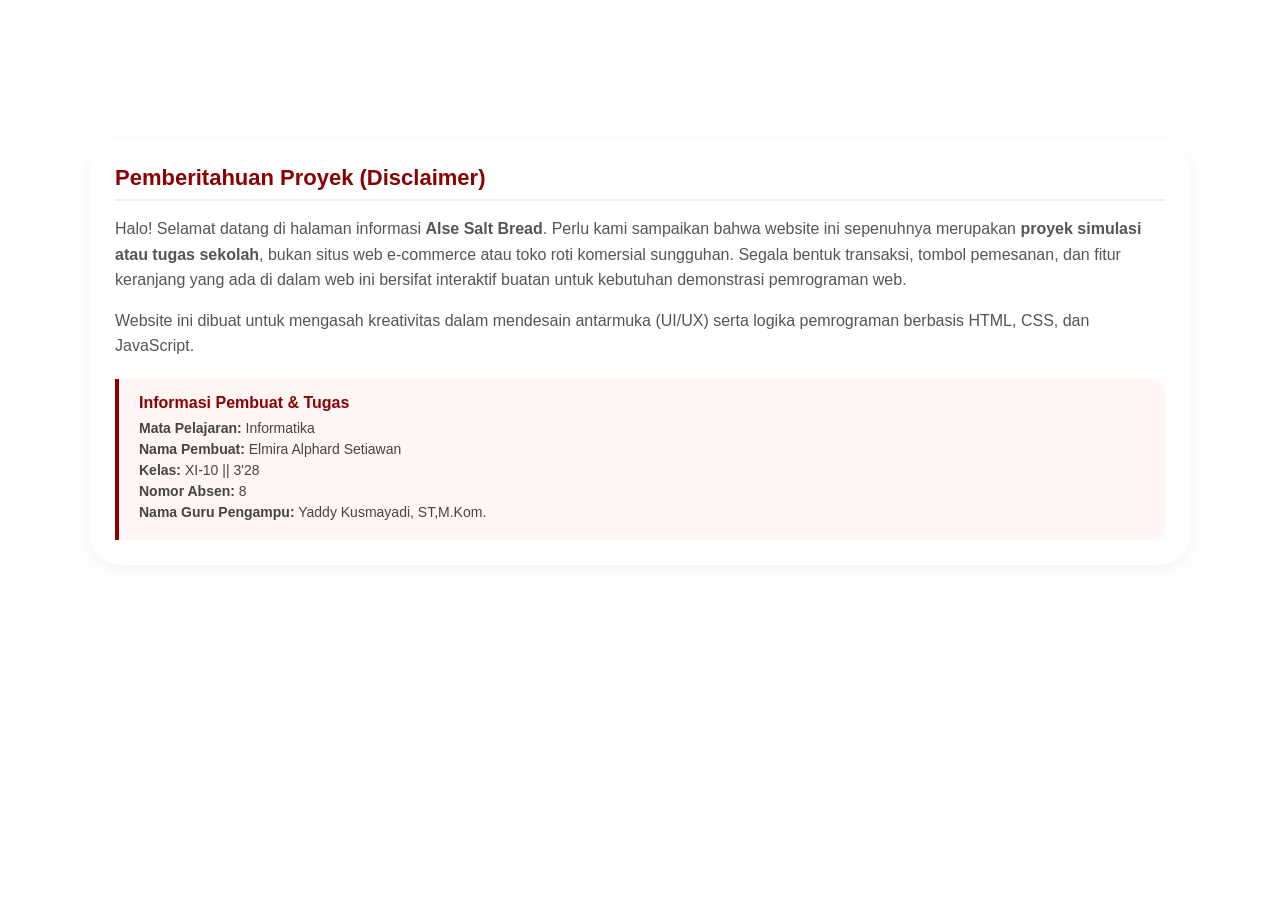
<file: aboutus.html>
<!DOCTYPE html>
<html lang="id">
<head>
  <meta charset="UTF-8">
  <meta name="viewport" content="width=device-width, initial-scale=1.0">
  <title>About Us - Alse Salt Bread</title>
  <style>

    * {
      margin: 0;
      padding: 0;
      box-sizing: border-box;
      font-family: 'Segoe UI', Tahoma, Geneva, Verdana, sans-serif;
    }
    body {
      background-color: transparent;
      color: #333333;
      padding-top: 110px;
    }
    .section-title {
      text-align: center;
      font-size: 40px;
      font-family:'Times New Roman', Times, serif;
      margin-bottom: 10px;
      color: #ffffff;
    }

    /* Konten Informasi / Disclaimer Tugas */
    .info-container {
      width: 92%;
      max-width: 1100px;
      margin: 30px auto 50px auto;
      background: #ffffff;
      padding: 25px;
      border-radius: 30px;
      box-shadow: 0 5px 20px rgba(0, 0, 0, 0.05);
    }
    .info-section h2 {
      color: #8b0000;
      font-size: 22px;
      margin-bottom: 15px;
      border-bottom: 2px solid #f0f0f0;
      padding-bottom: 8px;
    }
    .info-section p {
      line-height: 1.6;
      margin-bottom: 15px;
      color: #555555;
    }
    .school-badge-box {
      background-color: #fff5f5;
      border-left: 4px solid #8b0000;
      padding: 15px 20px;
      border-radius: 0 12px 12px 0;
      margin-top: 20px;
    }
    .school-badge-box h3 {
      font-size: 16px;
      color: #8b0000;
      margin-bottom: 8px;
    }
    .school-badge-box ul {
      list-style: none;
      padding-left: 0;
    }
    .school-badge-box li {
      font-size: 14px;
      margin-bottom: 5px;
      color: #444444;
    }

    /* SCROLLBAR CHROME */
		::-webkit-scrollbar {
		   display: none;
		}
		/* HIDE SCROLLBAR FOR IE, EDGE, AND FIREFOX */
		html, body {
		  -ms-overflow-style: none;
		  scrollbar-width: none;
		}
  </style>
</head>
<body>

  <!-- Konten Penjelasan & Disclaimer -->
  <div class="info-container">
    <div class="info-section">
      <h2>Pemberitahuan Proyek (Disclaimer)</h2>
      <p>
        Halo! Selamat datang di halaman informasi <strong>Alse Salt Bread</strong>. Perlu kami sampaikan bahwa website ini sepenuhnya merupakan <strong>proyek simulasi atau tugas sekolah</strong>, bukan situs web e-commerce atau toko roti komersial sungguhan. Segala bentuk transaksi, tombol pemesanan, dan fitur keranjang yang ada di dalam web ini bersifat interaktif buatan untuk kebutuhan demonstrasi pemrograman web.
      </p>
      <p>
        Website ini dibuat untuk mengasah kreativitas dalam mendesain antarmuka (UI/UX) serta logika pemrograman berbasis HTML, CSS, dan JavaScript.
      </p>

      <!-- Kotak Identitas Tugas / Sekolah -->
      <div class="school-badge-box">
        <h3>Informasi Pembuat & Tugas</h3>
        <ul>
          <li><strong>Mata Pelajaran:</strong> Informatika</li>
          <li><strong>Nama Pembuat:</strong> Elmira Alphard Setiawan </li>
          <li><strong>Kelas:</strong> XI-10 || 3'28 </li>
          <li><strong>Nomor Absen:</strong> 8 </li>
          <li><strong>Nama Guru Pengampu:</strong> Yaddy Kusmayadi, ST,M.Kom. </li>
        </ul>
      </div>
    </div>
  </div>

</body>
</html>
</file>
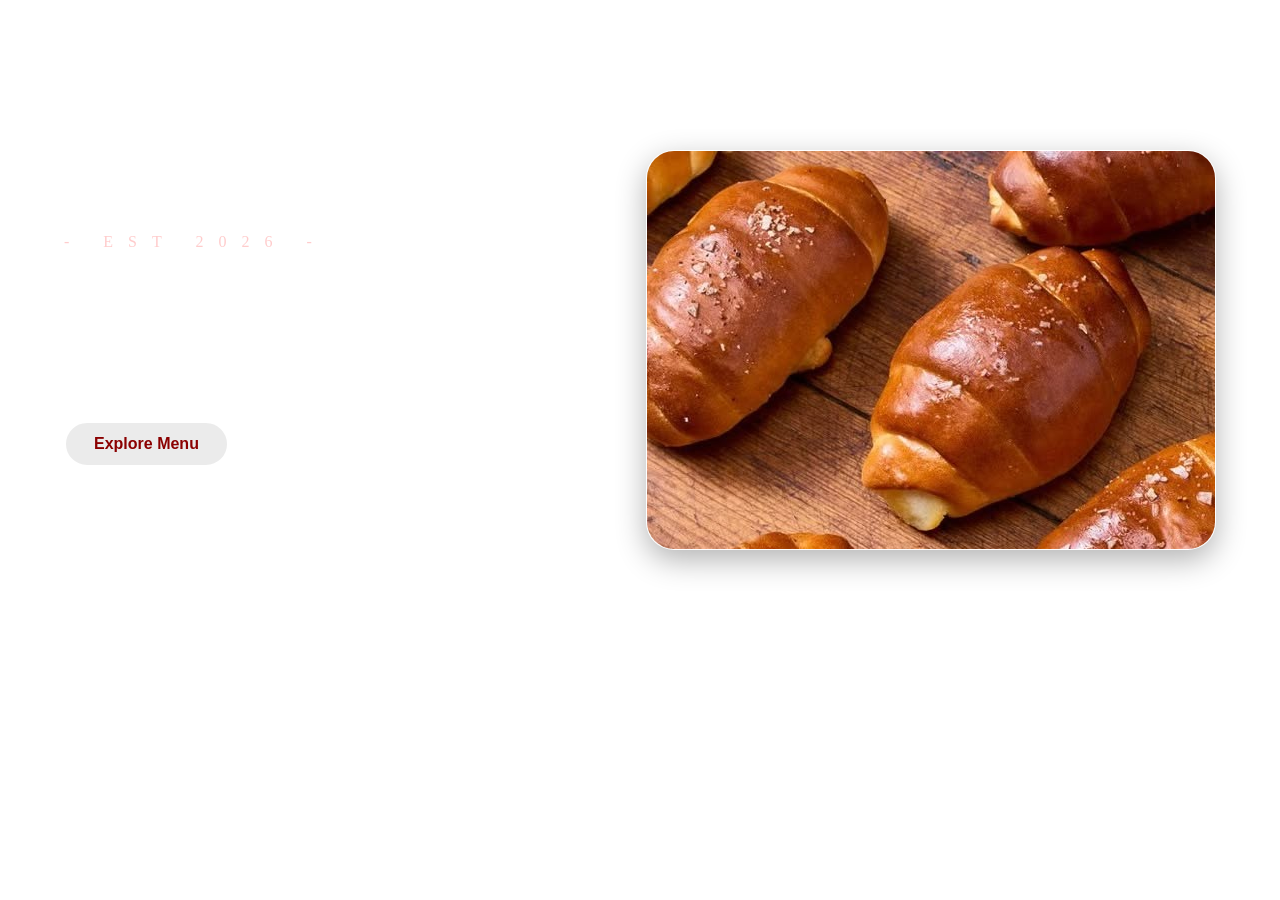
<file: home.html>
<!DOCTYPE html>
<html lang="id">
<head>
	<meta charset="UTF-8">
	<meta name="viewport" content="width=device-width, initial-scale=1.0">
	<title>.:: HOME ::.</title>
	<style>
        html {
            scroll-behavior: smooth;
        }
		* {
			margin: 0;
			padding: 0;
			box-sizing: border-box;
		}
		body {
            overflow-y: auto;
			background-color: transparent;
			padding-top: 50px;
		}
        
		/* HERO HEADER */
		.hero-section {
            display: flex;
            flex-direction: row;
            align-items: center;
            justify-content: space-between;
            width: 90%;
            max-width: 1200px;
            margin: 100px auto 40px auto;
            gap: 40px;
            padding: 0px 0;
        }

        /* Sisi Kiri */
        .hero-left {
            flex: 1.2;
            display: flex;
            flex-direction: column;
            align-items: flex-start;
            text-align: left;
        }
        .est-badge {
            color: #ffcccc;
            text-align: center;
            font-size: 1rem;
            letter-spacing: 15px;
            margin-bottom: 8px;
        }
		.hero-title {
            font-family: 'Elephant', serif;
            font-style: italic;
            font-size: 3.5rem;
            color: #ffffff;
            margin-bottom: 16px;
            line-height: 1.1;
        }
        .hero-desc {
            font-size: 1.1rem;
            color: rgba(255, 255, 255, 0.85);
            margin-bottom: 28px;
            line-height: 1.6;
            max-width: 500px;
        }

		/* MENU CATEGORY & EXPLORE BUTTON */
		.menu-explore-section {
			width: 95%;
			max-width: 1300px;
			margin: 0 auto 50px auto;
			background-color: #f35f5f73;
			border-radius: 45px;
			padding: 25px 30px;
			display: flex;
			justify-content: space-between;
			align-items: center;
			border: 1px solid rgba(241, 216, 184, 0.15);
		}
		.menu-info h2 {
			font-family:Georgia, 'Times New Roman', Times, serif;
			font-size: 1.4rem;
			color: #ffffff;
			margin-bottom: 5px;
		}
		.menu-info p {
			color: #ffffff;
			font-size: 1rem;
		}
        .category-title {
            font-family:'Times New Roman', Times, serif;
            text-align: left;
            font-size: 2.5rem;
            color: #ffffff;
            margin-bottom: 15px;
            text-shadow: 0 10px 30px rgba(0, 0, 0, 0.699);
            border-bottom: 1px solid rgba(241, 216, 184, 0.25);
            padding-bottom: 10px;
            max-width: 1300px;
            margin-left: auto;
            margin-right: auto;
            width: 97%;
        }

		/* Tombol Explore Menu */
        .btn-explore {
            display: inline-block;
            padding: 12px 28px;
            border: 2px solid #ffffff;
            background-color: #ebebeb;
            color: #8b0000;
            font-size: 1rem;
            font-weight: bold;
            text-decoration: none;
            border-radius: 30px;
            transition: all 0.3s ease;
            font-family: 'Arial';
        }
        .btn-explore:hover {
            background-color: #ffffff;
            color: #ce1313;
            transform: translateY(-2px);
        }

            /* Sisi Kanan */
        .hero-right {
            flex: 1.2;
            display: flex;
            justify-content: center;
            }
        .image-frame {
            width: 100%;
            max-width: 570px;
            height: 400px;
            border-radius: 28px;
            overflow: hidden;
            border: 1px solid rgba(255,255,255,0.1);
            box-shadow: 0 10px 30px rgba(0, 0, 0, 0.3);
            }

        /* Responsif untuk Layar HP / Tablet */
        @media (max-width: 768px) {
        .hero-section {
            flex-direction: column;
            text-align: center;
        }  
        .hero-left {
            align-items: center;
            text-align: center;
        }
        .image-frame {
            height: 280px;
        }
        }
	</style>
</head>
<body>

	<!-- Hero Section Split Layout -->
    <section class="hero-section">
        <!-- Sisi Kiri: Teks & Tombol -->
        <div class="hero-left">
            <span class="est-badge">- EST 2026 -</span>
            <h1 class="hero-title">Alse Salt Bread</h1>
            <p class="hero-desc">
            Nikmati kelezatan roti garam autentik dengan bahan berkualitas terbaik, tekstur renyah di luar, dan lembut bermentega di dalam.
            </p>

            <!-- Tombol Explore Menu menggantikan Lorem Ipsum -->
            <a href="menu.html" class="btn-explore">Explore Menu</a>
        </div>

        <!-- Sisi Kanan: Gambar dengan Bingkai Melengkung -->
        <div class="hero-right">
            <div class="image-frame">
            <img src="st image/imagehomesb.jpg" alt="Alse Salt Bread">
        </div>
    </div>
    </section>
</body>
</html>
</file>
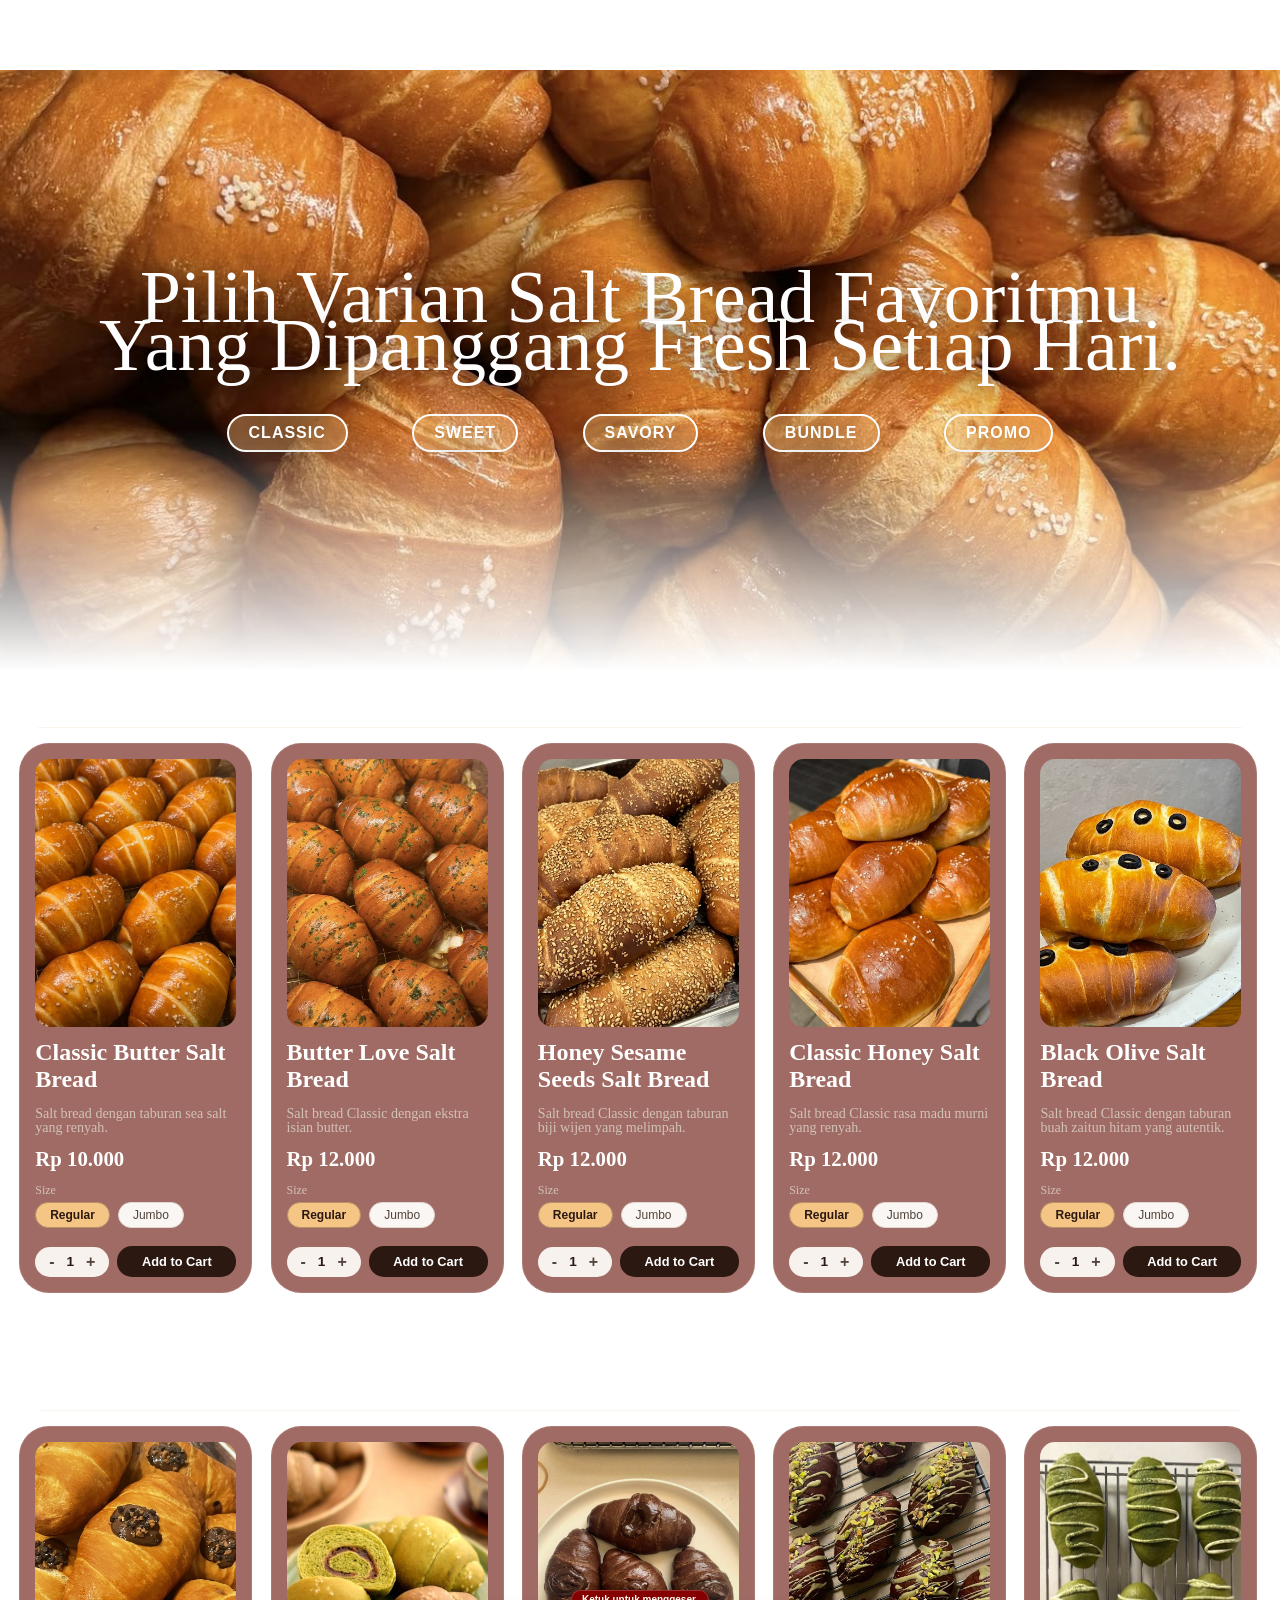
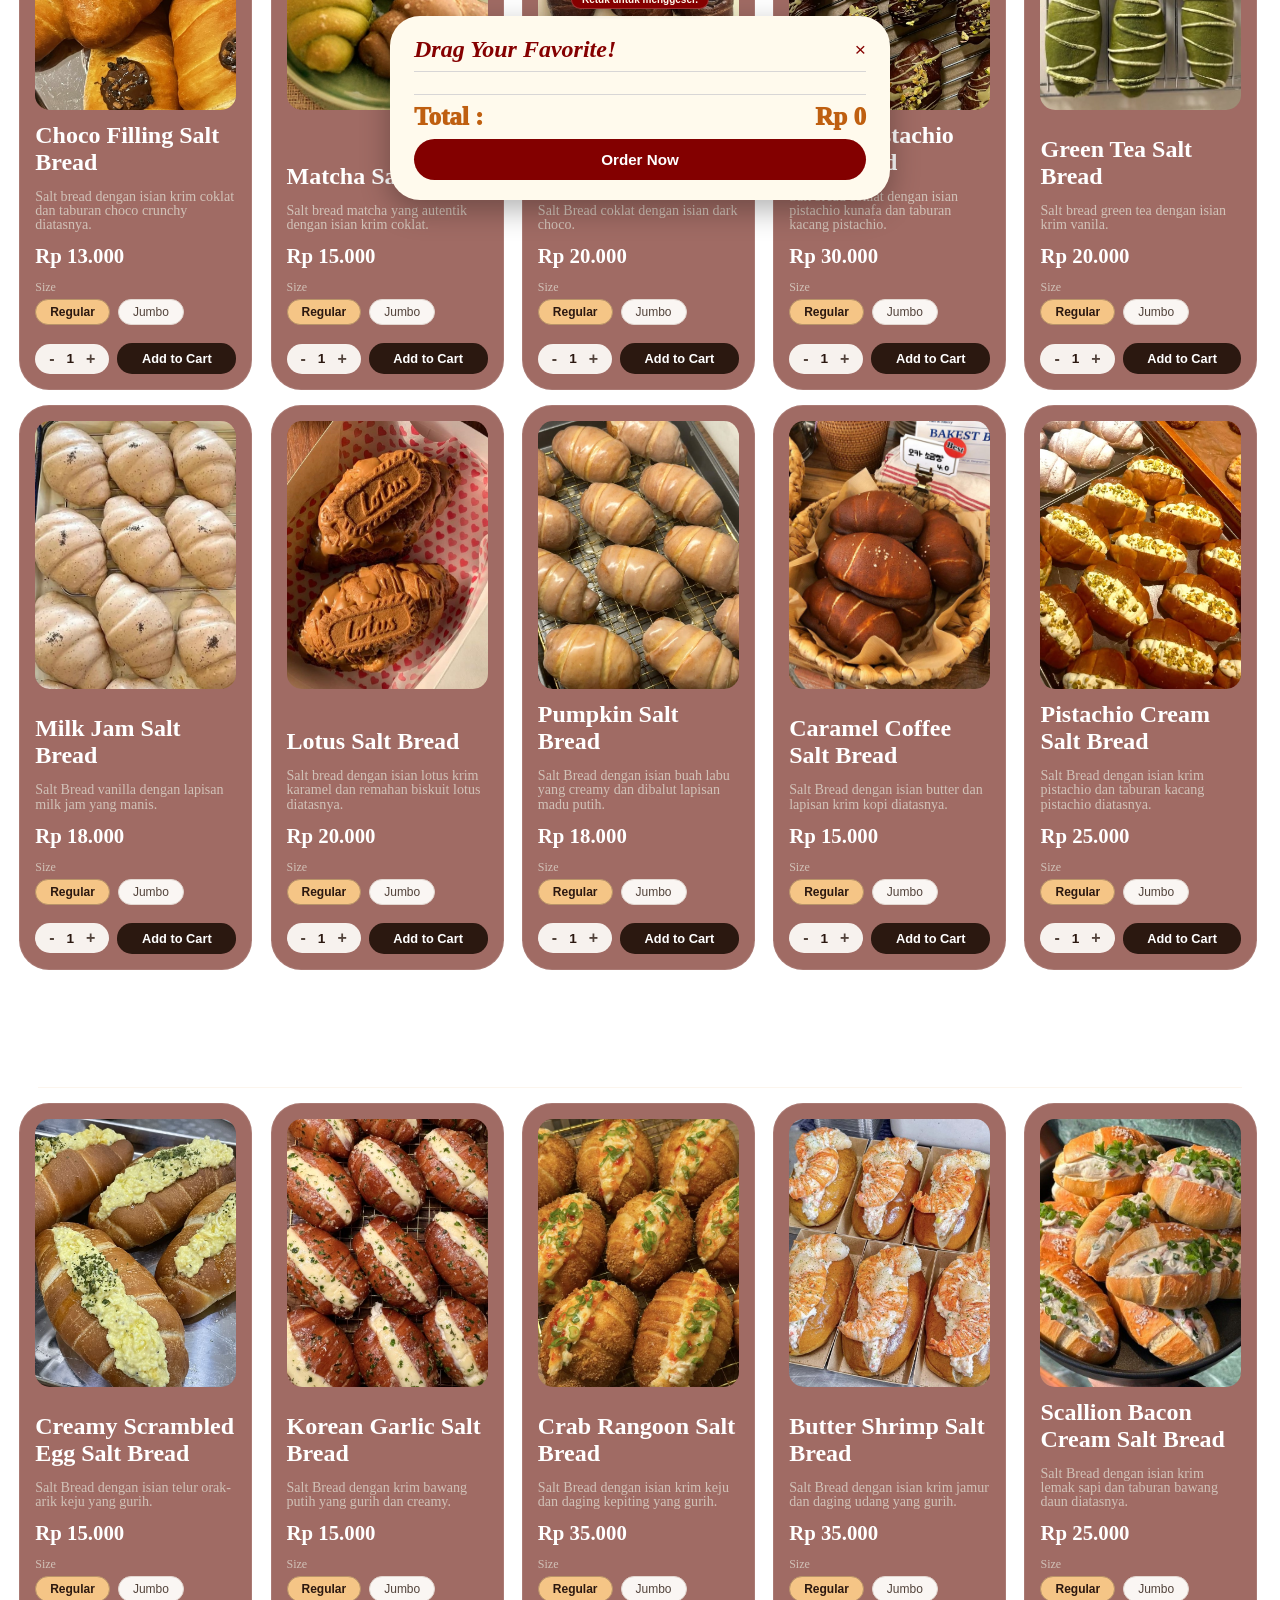
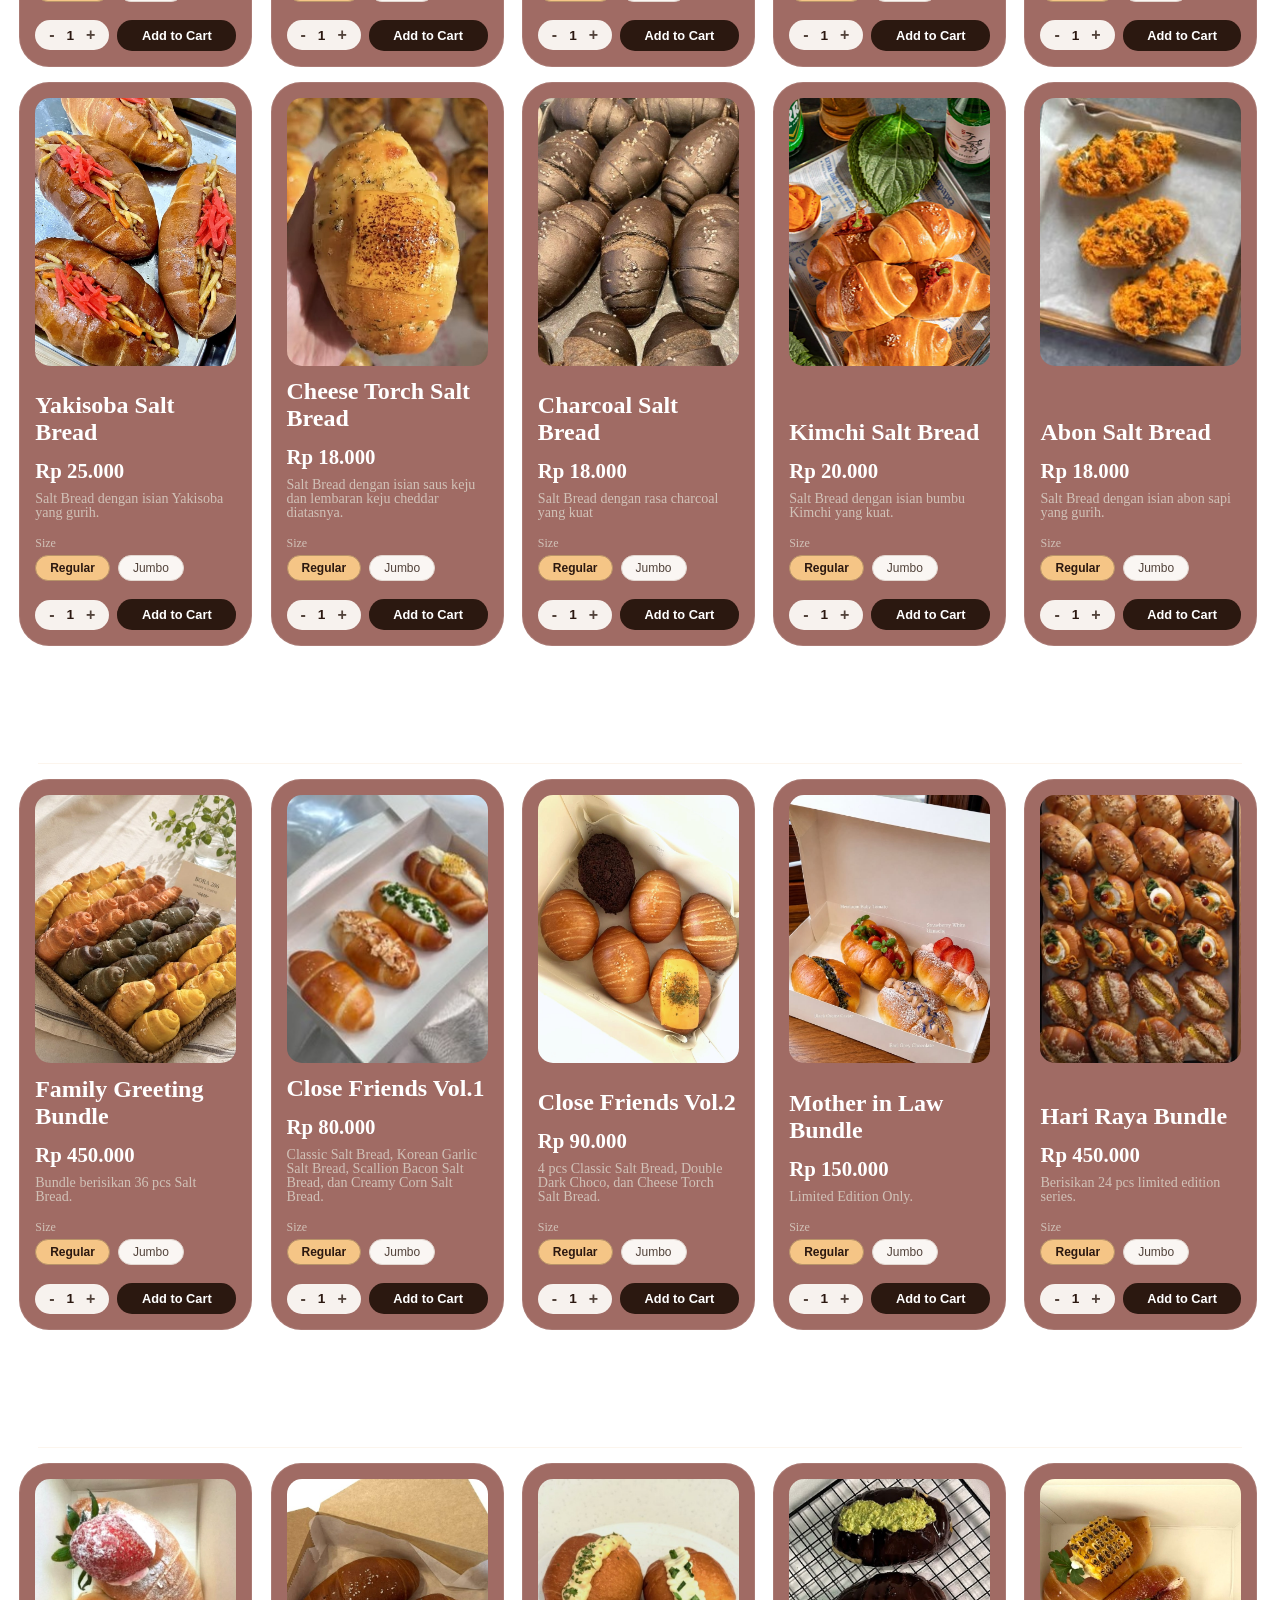
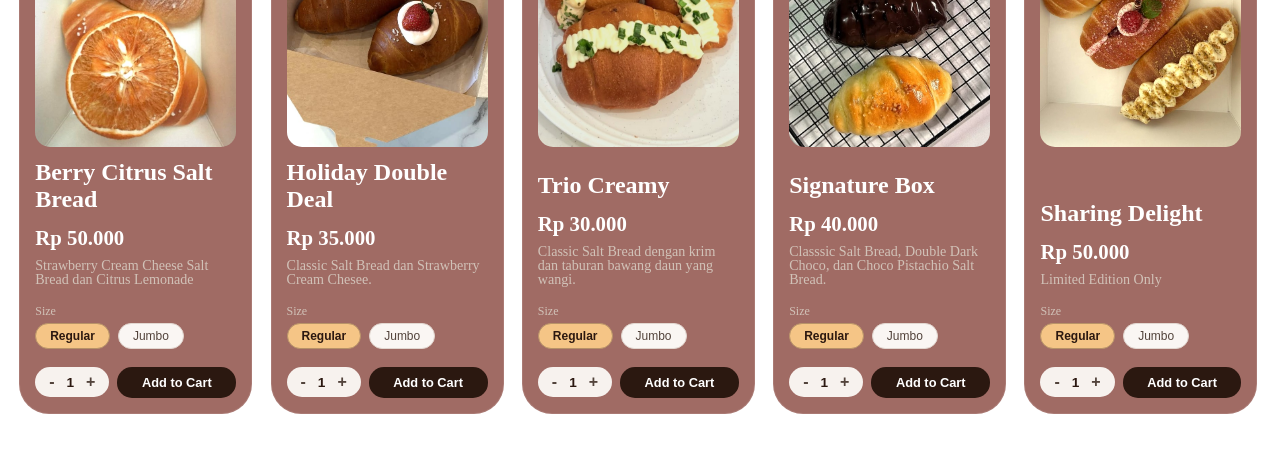
<file: menu.html>
<!DOCTYPE html>
<html lang="id">
<head>
    <meta charset="UTF-8">
    <meta name="viewport" content="width=device-width, initial-scale=1.0">
    <title>.:: MENU ::.</title>
    <style>
        html {
            scroll-behavior: smooth;
        }
        * {
            margin: 0;
            padding: 0;
            box-sizing: border-box;
        }
        body {
            overflow-y: auto;
            background-color: transparent;
            font-family: Arial, sans-serif;
        }
        
        /* HEADER MENU */
        .menu-header {
            text-align: center;
            margin-bottom: 30px;
            line-height: 18px;
            font-family:'Times New Roman';
            font-size: 4.6rem;
            text-shadow: 0 10px 30px rgba(0, 0, 0, 0.699);
        }
        .hero-blend-container {
            position: relative;
            width: 100%;
            height: 600px;
            background: url('st image/saltbread2.jpg') center/cover no-repeat;
            display: flex;
            align-items: center;
            justify-content: center;
            text-align: center;
            color: #ffffff;
            margin-top: 70px;
            -webkit-mask-image: linear-gradient(to bottom, rgba(0,0,0,1) 60%, rgba(0,0,0,0) 100%);
            mask-image: linear-gradient(to bottom, rgba(0,0,0,1) 60%, rgba(0,0,0,0) 100%);
        }
        .hero-content {
            position: relative;
            z-index: 2;
            padding: 0 20px;
        }
        
        /* GRID MENU PRODUK */
        .menu-grid {
            display: grid;
            grid-template-columns: repeat(5, 1fr);
            gap: 15px;
            width: 100%;
            max-width: 1300px;
        }
        
        /* CARD PRODUK */
        .menu-card {
            background-color: #660f049d;
            border-radius: 30px;
            border: 1px solid rgba(255,255,255,0.1);
            padding: 15px;
            display: flex;
            max-width: 233px;
            flex-direction: column;
            justify-content: space-between;
            transition: transform 0.3s ease, box-shadow 0.3s ease;
        }
        .menu-card:hover {
            background-color: #7a1306;
            transform: translateY(-6px);
            box-shadow: 0 10px 25px rgba(0, 0, 0, 0.5);
            border-color: #F1D8B8;
        }
        
        .card-img-wrapper {
            width: 100%;
            aspect-ratio: 3 / 4;
            background-color: #F3ECE7;
            border-radius: 15px;
            overflow: hidden;
            display: flex;
            align-items: center;
            justify-content: center;
        }
        .card-img-wrapper img {
            width: 100%;
            height: 100%;
            object-fit: cover;
        }
        
        .card-body {
            padding-top: 12px;
            display: flex;
            flex-direction: column;
            gap: 8px;
        }
        .card-title {
            font-family: 'Bell Mt';
            text-decoration: none;
            font-size: 1.5rem;
            color: #ffffff;
            margin-bottom: 5px;
        }
        .card-desc {
            font-size: 0.88rem;
            color: #D1C2B8;
            line-height: 1;
            margin-bottom: 5px;
            flex-grow: 1;
            font-family: 'Tw Cen MT';
        }
        .price {
            font-size: 1.3rem;
            color: #FFFFFF;
            font-family: 'Britannic Bold';
            font-weight: bold;
        }

        .card-options {
            margin-top: 4px;
        }
        .option-title {
            display: block;
            font-size: 0.75rem;
            color: #D1C2B8;
            margin-bottom: 4px;
            font-family: 'Tw Cen MT';
        }
        .size-options {
            display: flex;
            gap: 8px;
        }
        .btn-size {
            border: 1px solid #E2D7D0;
            padding: 5px 14px;
            font-size: 0.75rem;
            font-weight: 500;
            color: #52433B;
            background-color: #FAF6F3;
            border-radius: 15px;
            cursor: pointer;
            transition: all 0.3s ease;
        }
        .btn-size.active {
            background-color: #f5c586;
            color: #2b1810;
            border-color: #B89368;
            font-weight: 700;
        }
        
        .card-action {
            display: flex;
            justify-content: space-between;
            align-items: center;
            margin-top: 10px;
            gap: 8px;
        }
        .qty-control {
            display: flex;
            align-items: center;
            background-color: #F7F2EE;
            border-radius: 15px;
            padding: 2px 6px;
        }
        .btn-qty {
            border: none;
            background: transparent;
            font-size: 1rem;
            font-weight: bold;
            color: #52433B;
            cursor: pointer;
            padding: 4px 8px;
        }
        .qty-num {
            font-size: 0.85rem;
            font-weight: 600;
            color: #2b1810;
            padding: 0 4px;
        }
        .btn-add {
            flex: 1;
            background-color: #2B1810;
            color: #ffffff;
            border: none;
            padding: 8px 12px;
            font-size: 0.8rem;
            border-radius: 15px;
            font-weight: 600;
            cursor: pointer;
        }
        .btn-add:hover {
            background-color: #F1D8B8;
            color: #2b1810;
        }

        /* Tombol Kategori */
        .category-buttons {
            padding-top: 15px;
        }
        .cat-btn {
            display: inline-block;
            padding: 8px 20px;
            background-color: rgba(247, 191, 118, 0.384);
            color: #ffffff;
            font-size: 1rem;
            font-weight: 700;
            font-family: 'Arial';
            letter-spacing: 1px;
            text-transform: uppercase;
            text-shadow: 0 10px 30px rgba(0, 0, 0, 0.699);
            border: 2px solid #ffffff;
            border-radius: 40px;
            text-decoration: none;
            transition: all 0.3s ease;
            margin-left : 30px;
            margin-right : 30px;
            margin-top: 15px;
        }
        .cat-btn:hover {
            background-color: #ffffff;
            color: #2b1810;
            box-shadow: 0 4px 12px rgba(241, 216, 184, 0.3);
             transform: translateY(-4px);
        }

        .menu-section {
            width: 97%;
            max-width: 1250px;
            margin: 0 auto 60px auto;
        }
        .category-title {
            font-family:'Times New Roman', Times, serif;
            font-size: 2.5rem;
            color: #ffffff;
            margin-bottom: 15px;
            border-bottom: 1px solid rgba(241, 216, 184, 0.25);
            padding-bottom: 10px;
            width: 97%;
            margin-left: auto;
            margin-right: auto;
        }
    
        ::-webkit-scrollbar { display: none; }
        html, body { -ms-overflow-style: none; scrollbar-width: none; }

        /* CART DRAWER & ANIMASI MELAYANG (GESER POSISI) */
        @keyframes floatSubtle {
            0%, 100% { transform: translateY(0px); }
            50% { transform: translateY(-5px); }
        }
        .floating-hint {
            position: absolute;
            top: -26px;
            left: 50%;
            transform: translateX(-50%);
            background-color: #850000;
            color: #fffaed;
            font-size: 10px;
            font-weight: bold;
            padding: 3px 10px;
            border-radius: 10px;
            white-space: nowrap;
            pointer-events: none;
            animation: floatSubtle 2s ease-in-out infinite;
            box-shadow: 0 3px 8px rgba(0,0,0,0.2);
            border: 1px solid rgba(255,255,255,0.2);
        }
        .cart-drawer {
            position: fixed;
            bottom: 25px;
            width: 90%;
            max-width: 500px;
            background-color: #fffaed;
            border-radius: 30px;
            box-shadow: 0 10px 30px rgba(0, 0, 0, 0.3);
            padding: 20px 24px;
            z-index: 1000;
            cursor: pointer;
            user-select: none;
            transition: all 0.4s cubic-bezier(0.25, 1, 0.5, 1), bottom 0.3s ease;
        }
        /* Posisi Cart Drawer Dinamis */
        .cart-drawer.pos-center {
            left: 50%;
            transform: translateX(-50%);
        }
        .cart-drawer.pos-right {
            left: calc(100% - 25px);
            transform: translateX(-100%);
        }
        .cart-drawer.pos-left {
            left: 25px;
            transform: translateX(0%);
        }
        /* Hidden state awal */
        .cart-drawer.hidden-drawer {
            bottom: -100% !important;
        }

        .cart-header {
            font-family: 'Times New Roman', Times, serif;
            display: flex;
            color: #850000;
            justify-content: space-between;
            align-items: center;
            margin-bottom: 12px;
            border-bottom: 1px solid #d8d6d6;
            padding-bottom: 8px;
        }
        .cart-close {
            background: none;
            border: none;
            font-size: 1.2rem;
            cursor: pointer;
            color: #850000;
        }
        .cart-item-info {
            display: flex;
            flex-direction: column;
            gap: 8px;
            list-style: none;
            padding: 0;
            margin: 10px 0;
            max-height: 130px;
            overflow-y: auto;
        }
        .cart-item {
            display: grid;
            grid-template-columns: 1fr auto auto;
            gap: 12px;
            color: #000000;
            font-size: 13.5px;
            font-weight: 600;
        }
        .cart-item-qty { text-align: center; }
        .cart-item-price { text-align: right; min-width: 80px; }

        .cart-total-section {
            color:rgba(189, 90, 9, 0.973);
            font-family: 'Britannic Bold';
            display: flex;
            justify-content: space-between;
            align-items: center;
            margin: 8px 0;
            font-size: 25px;
            font-weight: 950;
            padding-top: 8px;
            border-top: 1px solid #d8d6d6;
        }
        .btn-order-now {
            width: 100%;
            background: #830000;
            color: white;
            border: none;
            padding: 12px;
            font-size: 0.95rem;
            border-radius: 30px;
            font-weight: 600;
            cursor: pointer;
        }
        .btn-order-now:hover {
            background-color: #F1D8B8;
            color: #2b1810;
        }

        /* POP-UP LEBAR AESTHETIC */
        .popup-overlay {
            position: fixed;
            top: 0;
            left: 0;
            width: 100%;
            height: 100%;
            background-color: rgba(0, 0, 0, 0.5);
            display: flex;
            justify-content: center;
            align-items: flex-start; 
            overflow-y: auto; 
            z-index: 1000;
            opacity: 0;
            visibility: hidden;
            transition: opacity 0.3s ease, visibility 0.3s ease;
            padding: 100px 20px 40px 20px; 
        }
        .popup-overlay.show {
            opacity: 1;
            visibility: visible;
        }
        .popup-container {
            background-color: #fffaed;
            width: 850px;
            max-width: 92%;
            height: auto;
            max-height: none;
            overflow-y: visible; 
            box-sizing: border-box;
            border-radius: 40px;
            padding: 30px;
            position: relative;
            box-shadow: 0 15px 35px rgba(0, 0, 0, 0.3);
            transform: scale(0.8);
            transition: transform 0.3s cubic-bezier(0.16, 1, 0.3, 1);
            color: #850000;
        }

        .popup-overlay.show .popup-container {
            transform: scale(1);
        }

        .close-popup {
            position: absolute;
            top: 15px; right: 20px;
            background: none; border: none;
            font-size: 26px; cursor: pointer;
            color: #920000;
        }
        .popup-grid {
            display: grid;
            grid-template-columns: 1fr 1.2fr;
            gap: 25px;
            align-items: stretch;
        }
        .popup-left {
            background: #ffba61;
            border: 3px dashed #920000;
            border-bottom-left-radius: 20px;
            border-bottom-right-radius: 20px;
            border-top-left-radius: 180px;
            border-top-right-radius: 180px;
            min-height: 100%; 
            display: flex;
            justify-content: center;
            align-items: center;
            overflow: hidden;
            position: relative;
            padding: 40px 20px;
        }
        .parallax-img {
            width: 80%;
            max-width: 280px;
            transition: transform 0.1s ease-out;
            pointer-events: none;
        }
        .popup-right {
            display: flex;
            flex-direction: column;
            height: auto;
        }
        .popup-right h2 {
            font-size: 28px;
            font-weight: 700;
            margin-bottom: 12px;
            font-family: 'Times New Roman', Times, serif;
            border-bottom: 1px solid #d8d6d6;
            padding-bottom: 6px;
        }
        .form-group {
            margin-bottom: 10px;
            display: flex;
            flex-direction: column;
        }
        .form-group label {
            color: #850000;
            font-family: Arial;
            font-size: 15px;
            font-weight: 650;
            margin-bottom: 3px;
        }
        .popup-input {
            font-family:Arial, sans-serif;
            width: 100%;
            border: 1px solid #f0f0f0;
            padding: 8px 10px;
            border-radius: 25px;
            font-size: 0.9rem;
            background: #ebe2e2;
            margin-bottom: 3px;
        }
        .popup-total-section {
            color:rgba(189, 90, 9, 0.973);
            font-family: 'Britannic Bold';
            display: flex;
            justify-content: space-between;
            align-items: center;
            border-top: 1px solid #d8d6d6;
            margin: 6px 0;
            padding-top: 6px;
            font-size: 25px;
            font-weight: 950;
        }
        .bold-price {
            font-weight: 950;
            color: rgba(189, 90, 9, 0.973);
            font-size: 25px;
            font-family: 'Britannic Bold';
        }
        .btn-fix-order {
            width: 100%;
            background: #830000;
            color: white;
            border: none;
            padding: 10px;
            border-radius: 30px;
            font-family: 'Arial', sans-serif;
            font-weight: bold;
            font-size: 17px;
            cursor: pointer;
            transition: background 0.2s;
        }
        .btn-fix-order:hover {
            background: #f1d8b8;
            color: #2b1810;
        }
        .summary-wrapper {
            background-color: #fffaed; /* BERSIH DARI WARNA PUTIH TRANSPARAN */
            margin-bottom: 8px;
            padding: 8px 10px;
            border-radius: 8px;
            color: #2b1810;
            max-height: 120px;
            overflow-y: auto;
            border: none;
        }
        .first-item-row {
            display: flex;
            justify-content: space-between;
            align-items: center;
            gap: 10px;
        }
        .summary-first-item {
            font-size: 13.5px;
            font-weight: 600;
            flex: 1;
        }
        .btn-toggle-icon {
            background: rgba(43, 24, 16, 0.1);
            border: none;
            width: 24px;
            height: 24px;
            border-radius: 50%;
            color: #2b1810;
            font-size: 10px;
            cursor: pointer;
            display: flex;
            align-items: center;
            justify-content: center;
            transition: background 0.2s, transform 0.3s ease;
            flex-shrink: 0;
        }
        .btn-toggle-icon:hover {
            background: rgba(43, 24, 16, 0.2);
        }
        .arrow-icon {
            transition: transform 0.3s ease;
        }
        .btn-toggle-icon.active .arrow-icon {
            transform: rotate(180deg);
        }
        .more-items-list { 
            font-size: 13.5px;
            font-weight: 600;
            display: none;
            flex-direction: column;
            gap: 3px;
        }

        /* POPUP KARTU TAKE AWAY KHUSUS */
        .takeaway-card {
            background-color: #fffaed;
            color: #850000;
            width: 400px;
            max-width: 92%;
            border-radius: 35px;
            padding: 35px 25px;
            text-align: center;
            position: relative;
            box-shadow: 0 20px 40px rgba(0, 0, 0, 0.35);
            border: 2px dashed #850000;
        }
        .close-takeaway {
            position: absolute;
            top: 15px;
            right: 20px;
            background: none;
            border: none;
            font-size: 22px;
            color: #850000;
            cursor: pointer;
        }
        .countdown-box {
            margin-bottom: 15px;
        }
        .timer-text {
            font-size: 44px;
            font-weight: 900;
            letter-spacing: 2px;
            margin-top: 5px;
            font-family: 'Britannic Bold';
        }
        .queue-info {
            background-color: #ffba61;
            padding: 20px;
            border-radius: 25px;
            margin: 15px 0;
        }
        .customer-display-name {
            font-size: 18px;
            font-weight: 700;
            margin: 0 0 8px 0;
            text-transform: capitalize;
        }
        .queue-number-box h1 {
            font-size: 68px;
            margin: 5px 0 0 0;
            line-height: 1;
            font-family: 'Britannic Bold';
        }
        .label-small {
            font-size: 12px;
            text-transform: uppercase;
            letter-spacing: 1px;
            font-weight: bold;
            opacity: 0.8;
        }
        .card-footer-note {
            font-size: 13px;
            color: rgba(133, 0, 0, 0.65);
            margin-top: 20px;
            font-style: italic;
            font-weight: 600;
        }
    </style>
</head>
<body>

    <!-- CART DRAWER DENGAN TEKS MELAYANG -->
    <div id="cartDrawer" class="cart-drawer pos-center hidden-drawer">
        <div class="floating-hint">Ketuk untuk menggeser.</div>
        <div class="cart-header">
            <h2><i>Drag Your Favorite!</i></h2>
            <button id="closeCart" class="cart-close">&times;</button>
        </div>
        <ul id="cartItemList" class="cart-item-info"></ul>
        <div class="cart-total-section">
            <span>Total :</span>
            <span id="cartTotalPrice" class="bold-price">Rp 0</span>
        </div>
        <button id="btnOrderNow" class="btn-order-now">Order Now</button>
    </div>

    <!-- POP-UP ORDER SUMMARY -->
    <div id="customPopup" class="popup-overlay">
        <div class="popup-container">
            <button id="closeCustomPopup" class="close-popup">&times;</button>

                <!-- KIRI -->
            <div class="popup-grid">
                <div class="popup-left" id="parallaxContainer">
                    <img src="st image/classicpantransparent.png" alt="Alse Salt Bread" class="parallax-img" id="cursorImg">
                </div>

                <!-- KANAN -->
                <div class="popup-right">
                    <h2><i>Order Details</i></h2>
    
                    <div class="form-group">
                        <label>Your Items:</label>
                        <div class="summary-wrapper">
                            <div class="first-item-row">
                                <div id="firstItem" class="summary-first-item"></div>
                                <button id="toggleItemsBtn" class="btn-toggle-icon" style="display: none;" title="Lihat item lainnya">
                                    <span class="arrow-icon">▼</span>
                                </button>
                            </div>
                            <div id="moreItemsList" class="more-items-list" style="display: none;"></div>
                        </div>
                    </div>

                    <div class="form-group">
                        <label>Name :</label>
                        <input type="text" id="popupCustomerName" class="popup-input" placeholder="Masukkan nama kamu" required />
                    </div>

                    <div class="form-group">
                        <label>Order Type :</label>
                        <select id="popupOrderType" class="popup-input">
                            <option value="dineIn">Dine In</option>
                            <option value="takeAway">Take Away</option>
                            <option value="delivery">Delivery</option>
                        </select>
                    </div>

                    <!-- CONTAINER DINAMIS (Table Number / Your Address) -->
                    <div id="dynamicOrderInput"></div>

                    <div class="form-group">
                        <label>Payment Method :</label>
                        <select id="paymentMethod" class="popup-input"></select>
                    </div>

                    <div class="form-group">
                        <label>Note :</label>
                        <textarea id="orderNote" class="popup-input" placeholder="Contoh: Jangan terlalu asin..."></textarea>
                    </div>

                    <div class="popup-total-section">
                        <span>Total :</span>
                        <span id="popupTotalPrice" class="bold-price">Rp 0</span>
                    </div>

                    <button id="btnFixOrder" class="btn-fix-order">Confirm</button>
                </div>
            </div>
        </div>
    </div>

    <!-- POP-UP KARTU KARTU TAKE AWAY -->
    <div id="takeawayModal" class="popup-overlay">
        <div class="takeaway-card">
            <button type="button" class="close-takeaway" id="closeTakeawayBtn">✕</button>
            
            <div class="countdown-box">
                <span class="label-small">Estimasi Siap Dalam</span>
                <div id="takeawayTimer" class="timer-text">15:00</div>
            </div>

            <div class="queue-info">
                <p class="customer-display-name" id="displayCustomerName">Nama Pemesan</p>
                <div class="queue-number-box">
                    <span class="label-small">Nomor Antrean</span>
                    <h1 id="queueNumber">A-14</h1>
                </div>
            </div>

            <p class="card-footer-note">
                Tunjukan kartu ini saat ingin mengambil pesanan Anda!
            </p>
        </div>
    </div>

    <!-- HERO HEADER -->
    <div class="hero-blend-container">
        <div class="hero-content">
            <p class="menu-header">Pilih Varian Salt Bread Favoritmu</p>
            <p class="menu-header">Yang Dipanggang Fresh Setiap Hari.</p>
            <div class="category-buttons">
                <a href="#classic" class="cat-btn">Classic</a>
                <a href="#sweet" class="cat-btn">Sweet</a>
                <a href="#savory" class="cat-btn">Savory</a>
                <a href="#bundle" class="cat-btn">Bundle</a>
                <a href="#promo" class="cat-btn">Promo</a>
            </div>
        </div>
    </div>

        <!-- CLASSIC SECTION -->
        <section id="classic" class="menu-section">
            <h2 class="category-title">Classic Series</h2>
            <div class="menu-grid">

        <!-- ITEM 1 -->
        <div class="menu-card" data-price="10000" data-jumbo="15000">
            <div class="card-img-wrapper">
                <img src="st image/classicpan.jpg" alt="Classic Butter Salt Bread">
            </div>
            <div class="card-body">
                <h3 class="card-title">Classic Butter Salt Bread</h3>
                <p class="card-desc">Salt bread dengan taburan sea salt yang renyah.</p>
                <span class="price">Rp 10.000</span>

                <div class="card-options">
                    <span class="option-title">Size</span>
                    <div class="size-options">
                        <button class="btn-size active" data-size="regular">Regular</button>
                        <button class="btn-size" data-size="jumbo">Jumbo</button>                
                    </div>
                </div>

                <div class="card-action">
                    <div class="qty-control">
                        <button class="btn-qty">-</button>
                        <span class="qty-num">1</span>
                        <button class="btn-qty">+</button>
                    </div>
                    <button class="btn-add">Add to Cart</button>
                </div>
            </div>
        </div>

         <!-- ITEM 2 -->
         <div class="menu-card" data-price="12000" data-jumbo="17000">
            <div class="card-img-wrapper">
                <img src="st image/butterlove.jpg" alt="Butter Love Salt Bread">
            </div>
            <div class="card-body">
                <h3 class="card-title">Butter Love Salt Bread</h3>
                <p class="card-desc">Salt bread Classic dengan ekstra isian butter.</p>
                <span class="price">Rp 12.000</span>
                
                <div class="card-options">
                    <span class="option-title">Size</span>
                    <div class="size-options">
                        <button class="btn-size active" data-size="regular">Regular</button>
                        <button class="btn-size" data-size="jumbo">Jumbo</button>                
                    </div>
                </div>

                <div class="card-action">
                    <div class="qty-control">
                        <button class="btn-qty">-</button>
                        <span class="qty-num">1</span>
                        <button class="btn-qty">+</button>
                    </div>
                    <button class="btn-add">Add to Cart</button>
                </div>
            </div>
        </div>
         
         <!-- ITEM 3 -->
         <div class="menu-card" data-price="12000" data-jumbo="17000">
            <div class="card-img-wrapper">
                <img src="st image/honeysesameseeds.jpg" alt="Honey Sesame Seeds Salt Bread">
            </div>
            <div class="card-body">
                <h3 class="card-title">Honey Sesame Seeds Salt Bread</h3>
                <p class="card-desc">Salt bread Classic dengan taburan biji wijen yang melimpah.</p>
                <span class="price">Rp 12.000</span>
                
                <div class="card-options">
                    <span class="option-title">Size</span>
                    <div class="size-options">
                        <button class="btn-size active" data-size="regular">Regular</button>
                        <button class="btn-size" data-size="jumbo">Jumbo</button>                
                    </div>
                </div>

                <div class="card-action">
                    <div class="qty-control">
                        <button class="btn-qty">-</button>
                        <span class="qty-num">1</span>
                        <button class="btn-qty">+</button>
                    </div>
                    <button class="btn-add">Add to Cart</button>
                </div>
            </div>
        </div>

         <!-- ITEM 4 -->
         <div class="menu-card" data-price="12000" data-jumbo="17000">
            <div class="card-img-wrapper">
                <img src="st image/classichoney.jpg" alt="Classic Honey Salt Bread">
            </div>
            <div class="card-body">
                <h3 class="card-title">Classic Honey Salt Bread</h3>
                <p class="card-desc">Salt bread Classic rasa madu murni yang renyah.</p>
                <span class="price">Rp 12.000</span>
                
                <div class="card-options">
                    <span class="option-title">Size</span>
                    <div class="size-options">
                        <button class="btn-size active" data-size="regular">Regular</button>
                        <button class="btn-size" data-size="jumbo">Jumbo</button>                
                    </div>
                </div>

                <div class="card-action">
                    <div class="qty-control">
                        <button class="btn-qty">-</button>
                        <span class="qty-num">1</span>
                        <button class="btn-qty">+</button>
                    </div>
                    <button class="btn-add">Add to Cart</button>
                </div>
            </div>
        </div>

        <!-- ITEM 5 -->
         <div class="menu-card" data-price="12000" data-jumbo="17000">
            <div class="card-img-wrapper">
                <img src="st image/blackolive.jpg" alt="Black Olive Salt Bread">
            </div>
            <div class="card-body">
                <h3 class="card-title">Black Olive Salt Bread</h3>
                <p class="card-desc">Salt bread Classic dengan taburan buah zaitun hitam yang autentik.</p>
                <span class="price">Rp 10.000</span>
                
                <div class="card-options">
                    <span class="option-title">Size</span>
                    <div class="size-options">
                        <button class="btn-size active" data-size="regular">Regular</button>
                        <button class="btn-size" data-size="jumbo">Jumbo</button>                
                    </div>
                </div>

                <div class="card-action">
                    <div class="qty-control">
                        <button class="btn-qty">-</button>
                        <span class="qty-num">1</span>
                        <button class="btn-qty">+</button>
                    </div>
                    <button class="btn-add">Add to Cart</button>
                </div>
            </div>
        </div>
        </section>

        <! -- SWEET SECTION -- >
        <section id="sweet" class="menu-section">
            <h2 class="category-title">Sweet Series</h2>
            <div class="menu-grid">

         <!-- ITEM 6 -->
         <div class="menu-card" data-price="13000" data-jumbo="18000">
            <div class="card-img-wrapper">
                <img src="st image/classicchocofilling.jpg" alt="Choco Filling Salt Bread">
            </div>
            <div class="card-body">
                <h3 class="card-title">Choco Filling Salt Bread</h3>
                <p class="card-desc">Salt bread dengan isian krim coklat dan taburan choco crunchy diatasnya.</p>
                <span class="price">Rp 13.000</span>
                
                <div class="card-options">
                    <span class="option-title">Size</span>
                    <div class="size-options">
                        <button class="btn-size active" data-size="regular">Regular</button>
                        <button class="btn-size" data-size="jumbo">Jumbo</button>                
                    </div>
                </div>

                <div class="card-action">
                    <div class="qty-control">
                        <button class="btn-qty">-</button>
                        <span class="qty-num">1</span>
                        <button class="btn-qty">+</button>
                    </div>
                    <button class="btn-add">Add to Cart</button>
                </div>
            </div>
        </div>

         <!-- ITEM 7 -->
         <div class="menu-card" data-price="15000" data-jumbo="20000">
            <div class="card-img-wrapper">
                <img src="st image/matchapan.jpg" alt="Matcha Salt Bread">
            </div>
            <div class="card-body">
                <h3 class="card-title">Matcha Salt Bread</h3>
                <p class="card-desc">Salt bread matcha yang autentik dengan isian krim coklat.</p>
                <span class="price">Rp 15.000</span>
                
                <div class="card-options">
                    <span class="option-title">Size</span>
                    <div class="size-options">
                        <button class="btn-size active" data-size="regular">Regular</button>
                        <button class="btn-size" data-size="jumbo">Jumbo</button>                
                    </div>
                </div>

                <div class="card-action">
                    <div class="qty-control">
                        <button class="btn-qty">-</button>
                        <span class="qty-num">1</span>
                        <button class="btn-qty">+</button>
                    </div>
                    <button class="btn-add">Add to Cart</button>
                </div>
            </div>
        </div>

         <!-- ITEM 8 -->
         <div class="menu-card" data-price="20000" data-jumbo="30000">
            <div class="card-img-wrapper">
                <img src="st image/darkchoco.jpg" alt="Double Dark Choco Salt Bread">
            </div>
            <div class="card-body">
                <h3 class="card-title">Double Dark Choco Salt Bread</h3>
                <p class="card-desc">Salt Bread coklat dengan isian dark choco.</p>
                <span class="price">Rp 20.000</span>
                
                <div class="card-options">
                    <span class="option-title">Size</span>
                    <div class="size-options">
                        <button class="btn-size active" data-size="regular">Regular</button>
                        <button class="btn-size" data-size="jumbo">Jumbo</button>                
                    </div>
                </div>

                <div class="card-action">
                    <div class="qty-control">
                        <button class="btn-qty">-</button>
                        <span class="qty-num">1</span>
                        <button class="btn-qty">+</button>
                    </div>
                    <button class="btn-add">Add to Cart</button>
                </div>
            </div>
        </div>

         <!-- ITEM 9 -->
         <div class="menu-card" data-price="30000" data-jumbo="40000">
            <div class="card-img-wrapper">
                <img src="st image/chocopistachio.jpg" alt="Choco Pistachio Salt Bread">
            </div>
            <div class="card-body">
                <h3 class="card-title">Choco Pistachio Salt Bread</h3>
                <p class="card-desc">Salt bread coklat dengan isian pistachio kunafa dan taburan kacang pistachio.</p>
                <span class="price">Rp 30.000</span>
                
                <div class="card-options">
                    <span class="option-title">Size</span>
                    <div class="size-options">
                        <button class="btn-size active" data-size="regular">Regular</button>
                        <button class="btn-size" data-size="jumbo">Jumbo</button>                
                    </div>
                </div>

                <div class="card-action">
                    <div class="qty-control">
                        <button class="btn-qty">-</button>
                        <span class="qty-num">1</span>
                        <button class="btn-qty">+</button>
                    </div>
                    <button class="btn-add">Add to Cart</button>
                </div>
            </div>
        </div>

         <!-- ITEM 10 -->
         <div class="menu-card" data-price="20000" data-jumbo="35000">
            <div class="card-img-wrapper">
                <img src="st image/greentea.jpg" alt="Green Tea Salt Bread">
            </div>
            <div class="card-body">
                <h3 class="card-title">Green Tea Salt Bread</h3>
                <p class="card-desc">Salt bread green tea dengan isian krim vanila.</p>
                <span class="price">Rp 20.000</span>
                
                <div class="card-options">
                    <span class="option-title">Size</span>
                    <div class="size-options">
                        <button class="btn-size active" data-size="regular">Regular</button>
                        <button class="btn-size" data-size="jumbo">Jumbo</button>                
                    </div>
                </div>

                <div class="card-action">
                    <div class="qty-control">
                        <button class="btn-qty">-</button>
                        <span class="qty-num">1</span>
                        <button class="btn-qty">+</button>
                    </div>
                    <button class="btn-add">Add to Cart</button>
                </div>
            </div>
        </div>

         <!-- ITEM 11 -->
         <div class="menu-card" data-price="18000" data-jumbo="25000">
            <div class="card-img-wrapper">
                <img src="st image/milkjam.jpg" alt="Milk Jam Salt Bread">
            </div>
            <div class="card-body">
                <h3 class="card-title">Milk Jam Salt Bread</h3>
                <p class="card-desc">Salt Bread vanilla dengan lapisan milk jam yang manis.</p>
                <span class="price">Rp 18.000</span>
                
                <div class="card-options">
                    <span class="option-title">Size</span>
                    <div class="size-options">
                        <button class="btn-size active" data-size="regular">Regular</button>
                        <button class="btn-size" data-size="jumbo">Jumbo</button>                
                    </div>
                </div>

                <div class="card-action">
                    <div class="qty-control">
                        <button class="btn-qty">-</button>
                        <span class="qty-num">1</span>
                        <button class="btn-qty">+</button>
                    </div>
                    <button class="btn-add">Add to Cart</button>
                </div>
            </div>
        </div>

         <!-- ITEM 12 -->
         <div class="menu-card" data-price="20000" data-jumbo="35000">
            <div class="card-img-wrapper">
                <img src="st image/lotusslatbread.jpg" alt="Lotus Salt Bread">
            </div>
            <div class="card-body">
                <h3 class="card-title">Lotus Salt Bread</h3>
                <p class="card-desc">Salt bread dengan isian lotus krim karamel dan remahan biskuit lotus diatasnya.</p>
                <span class="price">Rp 20.000</span>
                
                <div class="card-options">
                    <span class="option-title">Size</span>
                    <div class="size-options">
                        <button class="btn-size active" data-size="regular">Regular</button>
                        <button class="btn-size" data-size="jumbo">Jumbo</button>                
                    </div>
                </div>

                <div class="card-action">
                    <div class="qty-control">
                        <button class="btn-qty">-</button>
                        <span class="qty-num">1</span>
                        <button class="btn-qty">+</button>
                    </div>
                    <button class="btn-add">Add to Cart</button>
                </div>
            </div>
        </div>

         <!-- ITEM 13 -->
         <div class="menu-card" data-price="18000" data-jumbo="25000">
            <div class="card-img-wrapper">
                <img src="st image/pumpkinsaltbread.jpg" alt="Pumpkin Salt Bread">
            </div>
            <div class="card-body">
                <h3 class="card-title">Pumpkin Salt Bread</h3>
                <p class="card-desc">Salt Bread dengan isian buah labu yang creamy dan dibalut lapisan madu putih.</p>
                <span class="price">Rp 18.000</span>
                
                <div class="card-options">
                    <span class="option-title">Size</span>
                    <div class="size-options">
                        <button class="btn-size active" data-size="regular">Regular</button>
                        <button class="btn-size" data-size="jumbo">Jumbo</button>                
                    </div>
                </div>

                <div class="card-action">
                    <div class="qty-control">
                        <button class="btn-qty">-</button>
                        <span class="qty-num">1</span>
                        <button class="btn-qty">+</button>
                    </div>
                    <button class="btn-add">Add to Cart</button>
                </div>
            </div>
        </div>

         <!-- ITEM 14 -->
         <div class="menu-card" data-price="15000" data-jumbo="20000">
            <div class="card-img-wrapper">
                <img src="st image/karamelcoffee.png" alt="Caramel Coffee Salt Bread">
            </div>
            <div class="card-body">
                <h3 class="card-title">Caramel Coffee Salt Bread</h3>
                <p class="card-desc">Salt Bread dengan isian butter dan lapisan krim kopi diatasnya.</p>
                <span class="price">Rp 15.000</span>
                
                <div class="card-options">
                    <span class="option-title">Size</span>
                    <div class="size-options">
                        <button class="btn-size active" data-size="regular">Regular</button>
                        <button class="btn-size" data-size="jumbo">Jumbo</button>                
                    </div>
                </div>

                <div class="card-action">
                    <div class="qty-control">
                        <button class="btn-qty">-</button>
                        <span class="qty-num">1</span>
                        <button class="btn-qty">+</button>
                    </div>
                    <button class="btn-add">Add to Cart</button>
                </div>
            </div>
        </div>

         <!-- ITEM 15 -->
         <div class="menu-card" data-price="25000" data-jumbo="40000">
            <div class="card-img-wrapper">
                <img src="st image/pistachiocream.jpg" alt="Pistachio Cream Salt Bread">
            </div>
            <div class="card-body">
                <h3 class="card-title">Pistachio Cream Salt Bread</h3>
                <p class="card-desc">Salt Bread dengan isian krim pistachio dan taburan kacang pistachio diatasnya.</p>
                <span class="price">Rp 25.000</span>
                
                <div class="card-options">
                    <span class="option-title">Size</span>
                    <div class="size-options">
                        <button class="btn-size active" data-size="regular">Regular</button>
                        <button class="btn-size" data-size="jumbo">Jumbo</button>                
                    </div>
                </div>

                <div class="card-action">
                    <div class="qty-control">
                        <button class="btn-qty">-</button>
                        <span class="qty-num">1</span>
                        <button class="btn-qty">+</button>
                    </div>
                    <button class="btn-add">Add to Cart</button>
                </div>
            </div>
        </div>
        </section>

        <! -- SAVORY SECTION -- >
        <section id="savory" class="menu-section">
            <h2 class="category-title">Savory Series</h2>
            <div class="menu-grid">

         <!-- ITEM 16 -->
         <div class="menu-card" data-price="15000" data-jumbo="20000">
            <div class="card-img-wrapper">
                <img src="st image/creamyscrambledegg.jpg" alt="Creamy Scrambled Egg Salt Bread">
            </div>
            <div class="card-body">
                <h3 class="card-title">Creamy Scrambled Egg Salt Bread</h3>
                <p class="card-desc">Salt Bread dengan isian telur orak-arik keju yang gurih.</p>
                <span class="price">Rp 15.000</span>
                
                <div class="card-options">
                    <span class="option-title">Size</span>
                    <div class="size-options">
                        <button class="btn-size active" data-size="regular">Regular</button>
                        <button class="btn-size" data-size="jumbo">Jumbo</button>                
                    </div>
                </div>

                <div class="card-action">
                    <div class="qty-control">
                        <button class="btn-qty">-</button>
                        <span class="qty-num">1</span>
                        <button class="btn-qty">+</button>
                    </div>
                    <button class="btn-add">Add to Cart</button>
                </div>
            </div>
        </div>

          <!-- ITEM 17 -->
         <div class="menu-card" data-price="15000" data-jumbo="20000">
            <div class="card-img-wrapper">
                <img src="st image/koreangarlic.jpg" alt="Korean Garlic Salt Bread">
            </div>
            <div class="card-body">
                <h3 class="card-title">Korean Garlic Salt Bread</h3>
                <p class="card-desc">Salt Bread dengan krim bawang putih yang gurih dan creamy.</p>
                <span class="price">Rp 15.000</span>
                
                <div class="card-options">
                    <span class="option-title">Size</span>
                    <div class="size-options">
                        <button class="btn-size active" data-size="regular">Regular</button>
                        <button class="btn-size" data-size="jumbo">Jumbo</button>                
                    </div>
                </div>

                <div class="card-action">
                    <div class="qty-control">
                        <button class="btn-qty">-</button>
                        <span class="qty-num">1</span>
                        <button class="btn-qty">+</button>
                    </div>
                    <button class="btn-add">Add to Cart</button>
                </div>
            </div>
        </div>

          <!-- ITEM 18 -->
         <div class="menu-card" data-price="35000" data-jumbo="50000">
            <div class="card-img-wrapper">
                <img src="st image/crabrangoon.jpg" alt="Crab Rangoon Salt Bread">
            </div>
            <div class="card-body">
                <h3 class="card-title">Crab Rangoon Salt Bread</h3>
                <p class="card-desc">Salt Bread dengan isian krim keju dan daging kepiting yang gurih.</p>
                <span class="price">Rp 35.000</span>

                <div class="card-options">
                    <span class="option-title">Size</span>
                    <div class="size-options">
                        <button class="btn-size active" data-size="regular">Regular</button>
                        <button class="btn-size" data-size="jumbo">Jumbo</button>                
                    </div>
                </div>

                <div class="card-action">
                    <div class="qty-control">
                        <button class="btn-qty">-</button>
                        <span class="qty-num">1</span>
                        <button class="btn-qty">+</button>
                    </div>
                    <button class="btn-add">Add to Cart</button>
                </div>
            </div>
        </div>

          <!-- ITEM 19 -->
         <div class="menu-card" data-price="35000" data-jumbo="50000">
            <div class="card-img-wrapper">
                <img src="st image/buttershrimp.jpg" alt="Butter Shrimp Salt Bread">
            </div>
            <div class="card-body">
                <h3 class="card-title">Butter Shrimp Salt Bread</h3>
                <p class="card-desc">Salt Bread dengan isian krim jamur dan daging udang yang gurih.</p>
                <span class="price">Rp 35.000</span>
                
                <div class="card-options">
                    <span class="option-title">Size</span>
                    <div class="size-options">
                        <button class="btn-size active" data-size="regular">Regular</button>
                        <button class="btn-size" data-size="jumbo">Jumbo</button>                
                    </div>
                </div>

                <div class="card-action">
                    <div class="qty-control">
                        <button class="btn-qty">-</button>
                        <span class="qty-num">1</span>
                        <button class="btn-qty">+</button>
                    </div>
                    <button class="btn-add">Add to Cart</button>
                </div>
            </div>
        </div>

          <!-- ITEM 20 -->
         <div class="menu-card" data-price="25000" data-jumbo="40000">
            <div class="card-img-wrapper">
                <img src="st image/creamygreenonion1.jpg" alt="Scallion Bacon Cream Salt Bread">
            </div>
            <div class="card-body">
                <h3 class="card-title">Scallion Bacon Cream Salt Bread</h3>
                <p class="card-desc">Salt Bread dengan isian krim lemak sapi dan taburan bawang daun diatasnya.</p>
                <span class="price">Rp 25.000</span>
                
                <div class="card-options">
                    <span class="option-title">Size</span>
                    <div class="size-options">
                        <button class="btn-size active" data-size="regular">Regular</button>
                        <button class="btn-size" data-size="jumbo">Jumbo</button>                
                    </div>
                </div>

                <div class="card-action">
                    <div class="qty-control">
                        <button class="btn-qty">-</button>
                        <span class="qty-num">1</span>
                        <button class="btn-qty">+</button>
                    </div>
                    <button class="btn-add">Add to Cart</button>
                </div>
            </div>
        </div>

          <!-- ITEM 21 -->
         <div class="menu-card" data-price="25000" data-jumbo="40000">
            <div class="card-img-wrapper">
                <img src="st image/yakisobapan.jpg" alt="Yakisoba Salt Bread">
            </div>
            <div class="card-body">
                <h3 class="card-title">Yakisoba Salt Bread</h3>
                <span class="price">Rp 25.000</span>
                <p class="card-desc">Salt Bread dengan isian Yakisoba yang gurih.</p>
                
                <div class="card-options">
                    <span class="option-title">Size</span>
                    <div class="size-options">
                        <button class="btn-size active" data-size="regular">Regular</button>
                        <button class="btn-size" data-size="jumbo">Jumbo</button>                
                    </div>
                </div>

                <div class="card-action">
                    <div class="qty-control">
                        <button class="btn-qty">-</button>
                        <span class="qty-num">1</span>
                        <button class="btn-qty">+</button>
                    </div>
                    <button class="btn-add">Add to Cart</button>
                </div>
            </div>
        </div>

          <!-- ITEM 22 -->
         <div class="menu-card" data-price="18000" data-jumbo="25000">
            <div class="card-img-wrapper">
                <img src="st image/cheesetorch.jpg" alt="Cheese Torch Salt Bread">
            </div>
            <div class="card-body">
                <h3 class="card-title">Cheese Torch Salt Bread</h3>
                <span class="price">Rp 18.000</span>
                <p class="card-desc">Salt Bread dengan isian saus keju dan lembaran keju cheddar diatasnya.</p>
                
                <div class="card-options">
                    <span class="option-title">Size</span>
                    <div class="size-options">
                        <button class="btn-size active" data-size="regular">Regular</button>
                        <button class="btn-size" data-size="jumbo">Jumbo</button>                
                    </div>
                </div>

                <div class="card-action">
                    <div class="qty-control">
                        <button class="btn-qty">-</button>
                        <span class="qty-num">1</span>
                        <button class="btn-qty">+</button>
                    </div>
                    <button class="btn-add">Add to Cart</button>
                </div>
            </div>
        </div>

         <!-- ITEM 23 -->
         <div class="menu-card" data-price="18000" data-jumbo="25000">
            <div class="card-img-wrapper">
                <img src="st image/charcoalsaltbread.jpg" alt="Charcoal Salt Bread">
            </div>
            <div class="card-body">
                <h3 class="card-title">Charcoal Salt Bread</h3>
                <span class="price">Rp 18.000</span>
                <p class="card-desc">Salt Bread dengan rasa charcoal yang kuat</p>
                
                <div class="card-options">
                    <span class="option-title">Size</span>
                    <div class="size-options">
                        <button class="btn-size active" data-size="regular">Regular</button>
                        <button class="btn-size" data-size="jumbo">Jumbo</button>                
                    </div>
                </div>

                <div class="card-action">
                    <div class="qty-control">
                        <button class="btn-qty">-</button>
                        <span class="qty-num">1</span>
                        <button class="btn-qty">+</button>
                    </div>
                    <button class="btn-add">Add to Cart</button>
                </div>
            </div>
        </div>

         <!-- ITEM 24 -->
         <div class="menu-card" data-price="20000" data-jumbo="35000">
            <div class="card-img-wrapper">
                <img src="st image/kimchisaltbread.png" alt="Kimchi Salt Bread">
            </div>
            <div class="card-body">
                <h3 class="card-title">Kimchi Salt Bread</h3>
                <span class="price">Rp 20.000</span>
                <p class="card-desc">Salt Bread dengan isian bumbu Kimchi yang kuat.</p>
                
                <div class="card-options">
                    <span class="option-title">Size</span>
                    <div class="size-options">
                        <button class="btn-size active" data-size="regular">Regular</button>
                        <button class="btn-size" data-size="jumbo">Jumbo</button>                
                    </div>
                </div>

                <div class="card-action">
                    <div class="qty-control">
                        <button class="btn-qty">-</button>
                        <span class="qty-num">1</span>
                        <button class="btn-qty">+</button>
                    </div>
                    <button class="btn-add">Add to Cart</button>
                </div>
            </div>
        </div>

         <!-- ITEM 25 -->
         <div class="menu-card" data-price="18000" data-jumbo="25000">
            <div class="card-img-wrapper">
                <img src="st image/abonsaltbread.jpg" alt="Abon Salt Bread">
            </div>
            <div class="card-body">
                <h3 class="card-title">Abon Salt Bread</h3>
                <span class="price">Rp 18.000</span>
                <p class="card-desc">Salt Bread dengan isian abon sapi yang gurih.</p>
                
                <div class="card-options">
                    <span class="option-title">Size</span>
                    <div class="size-options">
                        <button class="btn-size active" data-size="regular">Regular</button>
                        <button class="btn-size" data-size="jumbo">Jumbo</button>                
                    </div>
                </div>

                <div class="card-action">
                    <div class="qty-control">
                        <button class="btn-qty">-</button>
                        <span class="qty-num">1</span>
                        <button class="btn-qty">+</button>
                    </div>
                    <button class="btn-add">Add to Cart</button>
                </div>
            </div>
        </div>
        </section>

        <! -- BUNDLE SECTION -- >
        <section id="bundle" class="menu-section">
            <h2 class="category-title">Bundle Deals</h2>
            <div class="menu-grid">

          <!-- ITEM 26 -->
         <div class="menu-card" data-price="450000" data-jumbo="550000">
            <div class="card-img-wrapper">
                <img src="st image/familygreetings.jpg" alt="Family Greeting Bundle">
            </div>
            <div class="card-body">
                <h3 class="card-title">Family Greeting Bundle</h3>
                <span class="price">Rp 450.000</span>
                <p class="card-desc">Bundle berisikan 36 pcs Salt Bread.</p>
                
                <div class="card-options">
                    <span class="option-title">Size</span>
                    <div class="size-options">
                        <button class="btn-size active" data-size="regular">Regular</button>
                        <button class="btn-size" data-size="jumbo">Jumbo</button>                
                    </div>
                </div>

                <div class="card-action">
                    <div class="qty-control">
                        <button class="btn-qty">-</button>
                        <span class="qty-num">1</span>
                        <button class="btn-qty">+</button>
                    </div>
                    <button class="btn-add">Add to Cart</button>
                </div>
            </div>
        </div>

         <!-- ITEM 27 -->
         <div class="menu-card" data-price="80000" data-jumbo="100000">
            <div class="card-img-wrapper">
                <img src="st image/closefriendsvol1.jpg" alt="Close Friends Vol.1">
            </div>
            <div class="card-body">
                <h3 class="card-title">Close Friends Vol.1</h3>
                <span class="price">Rp 80.000</span>
                <p class="card-desc">Classic Salt Bread, Korean Garlic Salt Bread, Scallion Bacon Salt Bread, dan Creamy Corn Salt Bread.</p>
                
                <div class="card-options">
                    <span class="option-title">Size</span>
                    <div class="size-options">
                        <button class="btn-size active" data-size="regular">Regular</button>
                        <button class="btn-size" data-size="jumbo">Jumbo</button>                
                    </div>
                </div>

                <div class="card-action">
                    <div class="qty-control">
                        <button class="btn-qty">-</button>
                        <span class="qty-num">1</span>
                        <button class="btn-qty">+</button>
                    </div>
                    <button class="btn-add">Add to Cart</button>
                </div>
            </div>
        </div>

         <!-- ITEM 28 -->
         <div class="menu-card" data-price="90000" data-jumbo="120000">
            <div class="card-img-wrapper">
                <img src="st image/closefriendsvol2.jpg" alt="Close Friends Vol.2">
            </div>
            <div class="card-body">
                <h3 class="card-title">Close Friends Vol.2</h3>
                <span class="price">Rp 90.000</span>
                <p class="card-desc">4 pcs Classic Salt Bread, Double Dark Choco, dan Cheese Torch Salt Bread.</p>
                
                <div class="card-options">
                    <span class="option-title">Size</span>
                    <div class="size-options">
                        <button class="btn-size active" data-size="regular">Regular</button>
                        <button class="btn-size" data-size="jumbo">Jumbo</button>                
                    </div>
                </div>

                <div class="card-action">
                    <div class="qty-control">
                        <button class="btn-qty">-</button>
                        <span class="qty-num">1</span>
                        <button class="btn-qty">+</button>
                    </div>
                    <button class="btn-add">Add to Cart</button>
                </div>
            </div>
        </div>

         <!-- ITEM 29 -->
         <div class="menu-card" data-price="150000" data-jumbo="200000">
            <div class="card-img-wrapper">
                <img src="st image/motherinlaw.jpg" alt="Mother in Law Bundle">
            </div>
            <div class="card-body">
                <h3 class="card-title">Mother in Law Bundle</h3>
                <span class="price">Rp 150.000</span>
                <p class="card-desc">Limited Edition Only.</p>
                
                <div class="card-options">
                    <span class="option-title">Size</span>
                    <div class="size-options">
                        <button class="btn-size active" data-size="regular">Regular</button>
                        <button class="btn-size" data-size="jumbo">Jumbo</button>                
                    </div>
                </div>

                <div class="card-action">
                    <div class="qty-control">
                        <button class="btn-qty">-</button>
                        <span class="qty-num">1</span>
                        <button class="btn-qty">+</button>
                    </div>
                    <button class="btn-add">Add to Cart</button>
                </div>
            </div>
        </div>

         <!-- ITEM 30 -->
        <div class="menu-card" data-price="450000" data-jumbo="550000">
            <div class="card-img-wrapper">
                <img src="st image/hariraya.jpg" alt="Hari Raya Bundle">
            </div>
            <div class="card-body">
                <h3 class="card-title">Hari Raya Bundle</h3>
                <span class="price">Rp 450.000</span>
                <p class="card-desc">Berisikan 24 pcs limited edition series.</p>
                
                <div class="card-options">
                    <span class="option-title">Size</span>
                    <div class="size-options">
                        <button class="btn-size active" data-size="regular">Regular</button>
                        <button class="btn-size" data-size="jumbo">Jumbo</button>                
                    </div>
                </div>

                <div class="card-action">
                    <div class="qty-control">
                        <button class="btn-qty">-</button>
                        <span class="qty-num">1</span>
                        <button class="btn-qty">+</button>
                    </div>
                    <button class="btn-add">Add to Cart</button>
                </div>
            </div>
        </div>
        </section>

        <!-- PROMO SECTION -->
        <section id="promo" class="menu-section">
            <h2 class="category-title">Promo Special</h2>
            <div class="menu-grid">

         <!-- ITEM 31 -->
         <div class="menu-card" data-price="50000" data-jumbo="55000">
            <div class="card-img-wrapper">
                <img src="st image/promob1g1.jpg" alt="BerryCitrus Double Deal">
            </div>
            <div class="card-body">
                <h3 class="card-title">Berry Citrus Salt Bread</h3>
                <span class="price">Rp 50.000</span>
                <p class="card-desc">Strawberry Cream Cheese Salt Bread dan Citrus Lemonade</p>
                
                <div class="card-options">
                    <span class="option-title">Size</span>
                    <div class="size-options">
                        <button class="btn-size active" data-size="regular">Regular</button>
                        <button class="btn-size" data-size="jumbo">Jumbo</button>                
                    </div>
                </div>

                <div class="card-action">
                    <div class="qty-control">
                        <button class="btn-qty">-</button>
                        <span class="qty-num">1</span>
                        <button class="btn-qty">+</button>
                    </div>
                    <button class="btn-add">Add to Cart</button>
                </div>
            </div>
        </div>

         <!-- ITEM 32 -->
         <div class="menu-card" data-price="35000" data-jumbo="45000">
            <div class="card-img-wrapper">
                <img src="st image/promob1g1_2.jpg" alt="Holiday Double Deal">
            </div>
            <div class="card-body">
                <h3 class="card-title">Holiday Double Deal</h3>
                <span class="price">Rp 35.000</span>
                <p class="card-desc">Classic Salt Bread dan Strawberry Cream Chesee.</p>
                
                <div class="card-options">
                    <span class="option-title">Size</span>
                    <div class="size-options">
                        <button class="btn-size active" data-size="regular">Regular</button>
                        <button class="btn-size" data-size="jumbo">Jumbo</button>                
                    </div>
                </div>

                <div class="card-action">
                    <div class="qty-control">
                        <button class="btn-qty">-</button>
                        <span class="qty-num">1</span>
                        <button class="btn-qty">+</button>
                    </div>
                    <button class="btn-add">Add to Cart</button>
                </div>
            </div>
        </div>

         <!-- ITEM 33 -->
         <div class="menu-card" data-price="30000" data-jumbo="45000">
            <div class="card-img-wrapper">
                <img src="st image/promob2g3_1.jpg" alt="Trio Creamy">
            </div>
            <div class="card-body">
                <h3 class="card-title">Trio Creamy</h3>
                <span class="price">Rp 30.000</span>
                <p class="card-desc">Classic Salt Bread dengan krim dan taburan bawang daun yang wangi.</p>
                
                <div class="card-options">
                    <span class="option-title">Size</span>
                    <div class="size-options">
                        <button class="btn-size active" data-size="regular">Regular</button>
                        <button class="btn-size" data-size="jumbo">Jumbo</button>                
                    </div>
                </div>

                <div class="card-action">
                    <div class="qty-control">
                        <button class="btn-qty">-</button>
                        <span class="qty-num">1</span>
                        <button class="btn-qty">+</button>
                    </div>
                    <button class="btn-add">Add to Cart</button>
                </div>
            </div>
        </div>

         <!-- ITEM 34 -->
         <div class="menu-card" data-price="40000" data-jumbo="50000">
            <div class="card-img-wrapper">
                <img src="st image/promob2g3_2.jpg" alt="Signature Box">
            </div>
            <div class="card-body">
                <h3 class="card-title">Signature Box</h3>
                <span class="price">Rp 40.000</span>
                <p class="card-desc">Classsic Salt Bread, Double Dark Choco, dan Choco Pistachio Salt Bread.</p>
                
                <div class="card-options">
                    <span class="option-title">Size</span>
                    <div class="size-options">
                        <button class="btn-size active" data-size="regular">Regular</button>
                        <button class="btn-size" data-size="jumbo">Jumbo</button>                
                    </div>
                </div>

                <div class="card-action">
                    <div class="qty-control">
                        <button class="btn-qty">-</button>
                        <span class="qty-num">1</span>
                        <button class="btn-qty">+</button>
                    </div>
                    <button class="btn-add">Add to Cart</button>
                </div>
            </div>
        </div>

         <!-- ITEM 35 -->
         <div class="menu-card" data-price="50000" data-jumbo="60000">
            <div class="card-img-wrapper">
                <img src="st image/promob2g3_3.jpg" alt="Sharing Delight">
            </div>
            <div class="card-body">
                <h3 class="card-title">Sharing Delight</h3>
                <span class="price">Rp 50.000</span>
                <p class="card-desc">Limited Edition Only</p>
                
                <div class="card-options">
                    <span class="option-title">Size</span>
                    <div class="size-options">
                        <button class="btn-size active" data-size="regular">Regular</button>
                        <button class="btn-size" data-size="jumbo">Jumbo</button>                
                    </div>
                </div>

                <div class="card-action">
                    <div class="qty-control">
                        <button class="btn-qty">-</button>
                        <span class="qty-num">1</span>
                        <button class="btn-qty">+</button>
                    </div>
                    <button class="btn-add">Add to Cart</button>
                </div>
            </div>
        </div>
        </section>

    <!-- JAVASCRIPT LENGKAP -->
    <script>
        document.addEventListener('DOMContentLoaded', () => {
            const cartDrawer = document.getElementById('cartDrawer');
            const closeCartBtn = document.getElementById('closeCart');
            const btnOrderNow = document.getElementById('btnOrderNow');
            const cartItemList = document.getElementById('cartItemList');
            const cartTotalPrice = document.getElementById('cartTotalPrice');

            const customPopup = document.getElementById('customPopup');
            const closeCustomPopup = document.getElementById('closeCustomPopup');
            const popupOrderType = document.getElementById('popupOrderType');
            const dynamicOrderInput = document.getElementById('dynamicOrderInput');
            const paymentMethod = document.getElementById('paymentMethod');
            const popupTotalPrice = document.getElementById('popupTotalPrice');
            const btnFixOrder = document.getElementById('btnFixOrder');

            const takeawayModal = document.getElementById('takeawayModal');
            const closeTakeawayBtn = document.getElementById('closeTakeawayBtn');

            let cart = [];
            let countdownInterval;

            // === 1. LOGIKA CART DRAWER GESER (Tengah -> Kanan -> Kiri) ===
            const positions = ['pos-center', 'pos-right', 'pos-left'];
            let currentPosIndex = 0;

            cartDrawer.addEventListener('click', function(event) {
                // Jangan geser jika yang diklik tombol close atau tombol Order Now di dalam cart
                if (event.target.tagName === 'BUTTON' || event.target.closest('button')) return;
                
                cartDrawer.classList.remove(positions[currentPosIndex]);
                currentPosIndex = (currentPosIndex + 1) % positions.length;
                cartDrawer.classList.add(positions[currentPosIndex]);
            });

            function updateCartUI() {
                if (!cartItemList) return;
                cartItemList.innerHTML = ''; 
                let total = 0;

                cart.forEach((item, index) => {
                    const itemTotal = item.price * item.quantity;
                    total += itemTotal;

                    const li = document.createElement('li');
                    li.className = 'cart-item';
                    li.innerHTML = `
                        <span class="cart-item-title">${index + 1}. ${item.title} (${item.size})</span>
                        <span class="cart-item-qty">x${item.quantity}</span>
                        <span class="cart-item-price">Rp ${itemTotal.toLocaleString('id-ID')}</span>
                    `;
                    cartItemList.appendChild(li);
                });

                if (cartTotalPrice) {
                    cartTotalPrice.textContent = 'Rp ' + total.toLocaleString('id-ID');
                }
            }

            // === 2. FORM DINAMIS (DINE IN / DELIVERY / TAKE AWAY) ===
            function handleOrderTypeChange() {
                const selected = popupOrderType.value;
                dynamicOrderInput.innerHTML = '';
                paymentMethod.innerHTML = '';

                if (selected === 'dineIn') {
                    dynamicOrderInput.innerHTML = `
                        <div class="form-group">
                            <label>Table Number :</label>
                            <input type="text" id="tableNumber" class="popup-input" placeholder="Contoh: Meja 05" required />
                        </div>
                    `;
                    paymentMethod.innerHTML = `
                        <option value="QRIS">QRIS</option>
                        <option value="Transfer">Transfer Bank</option>
                        <option value="Cash">Cash (Tunai)</option>
                    `;
                } else if (selected === 'delivery') {
                    dynamicOrderInput.innerHTML = `
                        <div class="form-group">
                            <label>Your Address :</label>
                            <input type="text" id="deliveryAddress" class="popup-input" placeholder="Masukkan alamat lengkap pengiriman" required />
                        </div>
                    `;
                    paymentMethod.innerHTML = `
                        <option value="Transfer">Transfer Bank</option>
                        <option value="COD">Cash on Delivery (COD)</option>
                    `;
                } else if (selected === 'takeAway') {
                    // Take Away tidak butuh input tambahan di form ini karena nanti pakai popup kartu khusus
                    paymentMethod.innerHTML = `
                        <option value="QRIS">QRIS</option>
                        <option value="Transfer">Transfer Bank</option>
                        <option value="Cash">Cash (Tunai)</option>
                    `;
                }
            }

            function refreshPopupDetails() {
                const firstItemContainer = document.getElementById('firstItem');
                const moreItemsContainer = document.getElementById('moreItemsList');
                const toggleBtn = document.getElementById('toggleItemsBtn');

                firstItemContainer.innerHTML = '';
                moreItemsContainer.innerHTML = '';
                let subtotal = 0;

                cart.forEach((item, index) => {
                    let itemTotal = item.price * item.quantity;
                    subtotal += itemTotal;

                    const itemHTML = `<div>• ${item.title} (${item.size}) x${item.quantity} - Rp ${itemTotal.toLocaleString('id-ID')}</div>`;

                    if (index === 0) {
                        firstItemContainer.innerHTML = itemHTML;
                    } else {
                        moreItemsContainer.innerHTML += itemHTML;
                    }
                });

                if (cart.length > 1) {
                    toggleBtn.style.display = 'flex';
                    moreItemsContainer.style.display = 'none';
                    toggleBtn.classList.remove('active');
                } else {
                    toggleBtn.style.display = 'none';
                    moreItemsContainer.style.display = 'none';
                }

                if (popupOrderType.value === 'delivery') {
                    subtotal += 10000;
                    firstItemContainer.innerHTML += `<div style="color: #9c4b08; font-weight: bold; margin-top: 4px;">+ Biaya Packaging Delivery: Rp 10.000</div>`;
                }

                popupTotalPrice.textContent = 'Rp ' + subtotal.toLocaleString('id-ID');
            }

            // Toggle Ikon Item Lainnya
            document.getElementById('toggleItemsBtn').addEventListener('click', function() {
                const moreItemsContainer = document.getElementById('moreItemsList');
                const isHidden = moreItemsContainer.style.display === 'none';
                if (isHidden) {
                    moreItemsContainer.style.display = 'flex';
                    this.classList.add('active');
                } else {
                    moreItemsContainer.style.display = 'none';
                    this.classList.remove('active');
                }
            });

            if (btnOrderNow) {
                btnOrderNow.addEventListener('click', () => {
                    if (cart.length === 0) {
                        alert('Keranjang kamu masih kosong!');
                        return;
                    }
                    cartDrawer.classList.remove('show');
                    cartDrawer.classList.add('hidden-drawer');
                    handleOrderTypeChange();
                    refreshPopupDetails();
                    customPopup.classList.add('show');
                });
            }

            popupOrderType.addEventListener('change', () => {
                handleOrderTypeChange();
                refreshPopupDetails();
            });

            if (closeCustomPopup) {
                closeCustomPopup.addEventListener('click', () => {
                    customPopup.classList.remove('show');
                });
            }

            // === 3. LOGIKA TOMBOL CONFIRM & KARTU TAKE AWAY ===
            if (btnFixOrder) {
                btnFixOrder.addEventListener('click', () => {
                    const name = document.getElementById('popupCustomerName').value.trim();
                    if (!name) {
                        alert('Silahkan isi nama pemesan terlebih dahulu!');
                        return;
                    }

                    const orderTypeVal = popupOrderType.value;

                    // Tutup popup order details
                    customPopup.classList.remove('show');

                    if (orderTypeVal === 'takeAway') {
                        // Tampilkan Pop-up Kartu Take Away
                        document.getElementById('displayCustomerName').textContent = name;
                        const randomQueue = 'A-' + Math.floor(10 + Math.random() * 90);
                        document.getElementById('queueNumber').textContent = randomQueue;
                        
                        takeawayModal.classList.add('show');
                        startTakeawayTimer(15 * 60); // Countdown 15 menit
                    } else {
                        alert('Successfully Ordered! Thankyou!');
                    }

                    // Reset form & cart
                    document.getElementById('popupCustomerName').value = '';
                    document.getElementById('orderNote').value = '';
                    cart = [];
                    updateCartUI();
                });
            }

            // Tombol Tutup Kartu Take Away
            if (closeTakeawayBtn) {
                closeTakeawayBtn.addEventListener('click', () => {
                    takeawayModal.classList.remove('show');
                    clearInterval(countdownInterval);

                    alert('Successfully Ordered! Thankyou!');
                });
            }

            function startTakeawayTimer(durationInSeconds) {
                clearInterval(countdownInterval);
                let timer = durationInSeconds;
                const display = document.getElementById('takeawayTimer');

                countdownInterval = setInterval(function () {
                    let minutes = parseInt(timer / 60, 10);
                    let seconds = parseInt(timer % 60, 10);

                    minutes = minutes < 10 ? "0" + minutes : minutes;
                    seconds = seconds < 10 ? "0" + seconds : seconds;

                    display.textContent = minutes + ":" + seconds;

                    if (--timer < 0) {
                        clearInterval(countdownInterval);
                        display.textContent = "SIAP!";
                    }
                }, 1000);
            }

            // Close Cart Event
            if (closeCartBtn && cartDrawer) {
                closeCartBtn.addEventListener('click', (e) => {
                    e.stopPropagation();
                    cart = [];
                    updateCartUI();
                    cartDrawer.classList.remove('show');
                    cartDrawer.classList.add('hidden-drawer');
                });
            }

            // Event Loop Kartu Menu & Tombol Qty
            document.querySelectorAll('.menu-card').forEach(card => {
                const sizeButtons = card.querySelectorAll('.btn-size');
                const priceDisplay = card.querySelector('.price');
                const qtyNum = card.querySelector('.qty-num');
                const qtyControl = card.querySelector('.qty-control');
                const btnMinus = qtyControl ? qtyControl.querySelector('.btn-qty:first-child') : null;
                const btnPlus = qtyControl ? qtyControl.querySelector('.btn-qty:last-child') : null;
                const btnAdd = card.querySelector('.btn-add');

                const regularPrice = parseInt(card.getAttribute('data-price')) || 0;
                const jumboPrice = parseInt(card.getAttribute('data-jumbo')) || regularPrice;
        
                let currentPrice = regularPrice;
                let currentSize = 'Regular';
                let quantity = 1;

                if (priceDisplay) {
                    priceDisplay.textContent = 'Rp ' + currentPrice.toLocaleString('id-ID');
                }

                sizeButtons.forEach(button => {
                    button.addEventListener('click', () => {
                        sizeButtons.forEach(btn => btn.classList.remove('active'));
                        button.classList.add('active');
                        if (button.getAttribute('data-size') === 'jumbo') {
                            currentPrice = jumboPrice;
                            currentSize = 'Jumbo';
                        } else {
                            currentPrice = regularPrice;
                            currentSize = 'Regular';
                        }
                        if (priceDisplay) {
                            priceDisplay.textContent = 'Rp ' + currentPrice.toLocaleString('id-ID');
                        }
                    });
                });

                if (btnMinus) {
                    btnMinus.addEventListener('click', () => {
                        if (quantity > 1) {
                            quantity--;
                            qtyNum.textContent = quantity;
                        }
                    });
                }

                if (btnPlus) {
                    btnPlus.addEventListener('click', () => {
                        quantity++;
                        qtyNum.textContent = quantity;
                    });
                }

                if (btnAdd && cartDrawer) {
                    btnAdd.addEventListener('click', () => {
                        const title = card.querySelector('.card-title').textContent.trim();
                        const existingIndex = cart.findIndex(item => item.title === title && item.size === currentSize);

                        if (existingIndex > -1) {
                            cart[existingIndex].quantity += quantity;
                        } else {
                            cart.push({ title, size: currentSize, price: currentPrice, quantity });
                        }

                        updateCartUI();
                        cartDrawer.classList.remove('hidden-drawer');
                        cartDrawer.classList.add('show');
                    });
                }
            });

            // Efek Parallax Kursor
            const parallaxContainer = document.getElementById('parallaxContainer');
            const cursorImg = document.getElementById('cursorImg');

            if (parallaxContainer && cursorImg) {
                parallaxContainer.addEventListener('mousemove', (e) => {
                    const rect = parallaxContainer.getBoundingClientRect();
                    const x = e.clientX - rect.left - rect.width / 2;
                    const y = e.clientY - rect.top - rect.height / 2;
                    cursorImg.style.transform = `translate(${x * 0.06}px, ${y * 0.06}px)`;
                });

                parallaxContainer.addEventListener('mouseleave', () => {
                    cursorImg.style.transform = `translate(0px, 0px)`;
                });
            }
        });
    </script>
    </body>
</html>
</file>
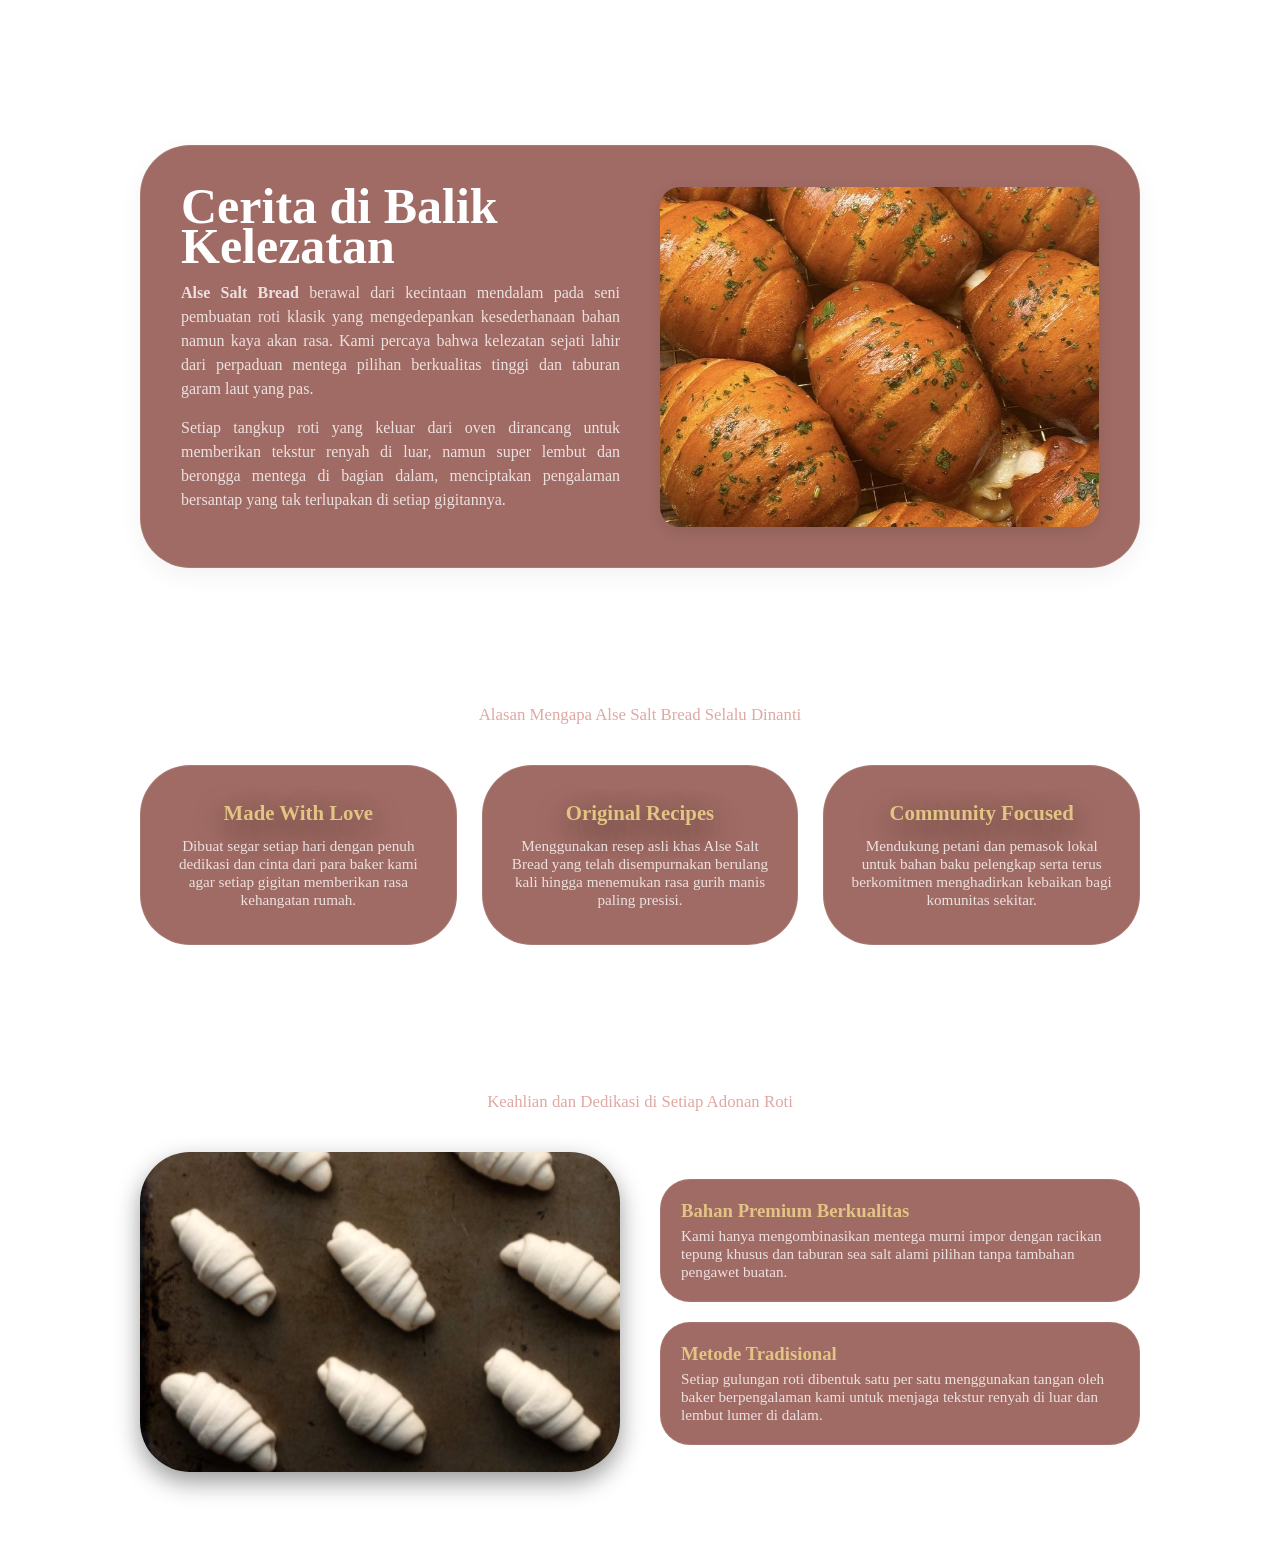
<file: profile.html>
<!DOCTYPE html>
<html lang="id">
	<head>
		<meta charset="UTF-8">
		<meta name="viewport" content="width=device-width, initial-scale=1.0">
		<title>.:: PROFILE ::.</title>
		<style>
			html {
            scroll-behavior: smooth;
        }
        * {
            margin: 0;
            padding: 0;
            box-sizing: border-box;
        }
        body {
            overflow-y: auto;
            background-color: transparent;
			padding-top: 105px;
        }
			.profile-container {
				width: 92%;
				max-width: 1000px;
				margin: 40px auto 60px auto;
			}
            
			/* Split Layout */
			.story-section {
				display: flex;
				align-items: center;
				gap: 40px;
				background: #660f049d;
				padding: 40px;
				border-radius: 50px;
				box-shadow: 0 8px 25px rgba(0, 0, 0, 0.05);
				border: 1px solid rgba(255,255,255,0.1);
				margin-bottom: 10px;
			}
			.story-text {
				flex: 1;
			}
			.story-text h1 {
				color: #ffffff;
				font-size: 50px;
				margin-bottom: 15px;
				line-height: 40px;
				font-family: 'Times New Roman';
			}
			.story-text p {
				color: #ffffffcb;
				line-height: 1.5;
				margin-bottom: 15px;
				font-size: 16px;
				font-family: 'Times New Roman';
				text-align: justify;
			}
			.story-image {
				flex: 1;
				height: 340px;
				border-radius: 20px;
				overflow: hidden;
				box-shadow: 0 5px 15px rgba(0, 0, 0, 0.1);
			}
			.story-image img {
				width: 100%;
				height: 100%;
				object-fit: cover;
			}

			/* What Makes Us Special */
			.special-section {
    			padding: 80px 0;
			}
			.special-grid {
    			display: grid;
    			grid-template-columns: repeat(3, 1fr);
    			gap: 25px;
			}
			.special-card {
    			background-color: #660f049d;
    			padding: 35px 25px;
    			border-radius: 50px;
    			text-align: center;
    			border: 1px solid rgba(255,255,255,0.1);
    			transition: transform 0.3s ease, box-shadow 0.3s ease;
			}
			.special-card:hover {
    			transform: translateY(-8px);
    			box-shadow: 0 12px 25px rgba(0,0,0,0.3);
    			background-color: #7a1306;
			}
			.special-card h3 {
    			font-size: 1.3rem;
    			color: #e2c484;
    			margin-bottom: 12px;
				text-shadow: 0 10px 30px rgba(0, 0, 0, 0.699);
			}
			.special-card p {
    			font-size: 0.95rem;
    			color: #ffffffcb;
			}
			.section-title {
    			text-align: center;
    			font-size: 2.2rem;
    			color: #ffffff;
    			margin-bottom: 5px;
			}
			.section-subtitle {
    			text-align: center;
    			color: #dfa8a2;
    			margin-bottom: 40px;
    			font-size: 1.05rem;
			}
		    
			/* Responsif HP */
			@media (max-width: 768px) {
				.story-section {
					flex-direction: column;
					padding: 20px;
				}
				.story-image {
					width: 100%;
					height: 220px;
				}
			}

			/* SCROLLBAR CHROME */
		::-webkit-scrollbar {
		   display: none;
		}
		/* HIDE SCROLLBAR FOR IE, EDGE, AND FIREFOX */
		html, body {
		  -ms-overflow-style: none;
		  scrollbar-width: none;
		}

		/* Our Craft Section */
		.craft-section {
    		padding: 20px 0;
    		background-color: transparent;
		}
		.craft-wrapper {
    		display: flex;
    		gap: 40px;
    		align-items: center;
		}
		.craft-slider-container {
    		flex: 1;
    		overflow: hidden;
    		border-radius: 50px;
    		box-shadow: 0 10px 25px rgba(0,0,0,0.4);
    		height: 320px;
		}

		/* CSS Auto Slide Animation */
		.slider-track {
    		display: flex;
    		width: 400%;
    		height: 100%;
    		animation: autoSlide 12s infinite cubic-bezier(0.65, 0, 0.35, 1);
		}
		.slide {
    		width: 25%;
    		height: 100%;
		}
		.slide img {
    		width: 100%;
    		height: 100%;
    		object-fit: cover;
		}

		@keyframes autoSlide {
    		0%, 28% { transform: translateX(0); }
    		33%, 61% { transform: translateX(-25%); }
    		66%, 94% { transform: translateX(-50%); }
    		100% { transform: translateX(-75%); }
		}
		.craft-details {
    		flex: 1;
    		display: flex;
    		flex-direction: column;
    		gap: 20px;
		}
		.craft-card {
    		display: flex;
    		align-items: flex-start;
    		gap: 15px;
    		background: #660f049d;
    		padding: 20px;
    		border-radius: 30px;
    		border: 1px solid rgba(255,255,255,0.08);
		}
		.craft-info h3 {
    		color: #e2c484;
    		margin-bottom: 5px;
		}
		.craft-info p {
    		font-size: 0.95rem;
    		color: #ffffffcb;
		}
		</style>
	</head>
	<body>

  <!-- Konten Utama Profile -->
  <div class="profile-container">
    
    <div class="story-section">
      <div class="story-text">
        <h1>Cerita di Balik Kelezatan</h1>
        <p>
          <strong>Alse Salt Bread</strong> berawal dari kecintaan mendalam pada seni pembuatan roti klasik yang mengedepankan kesederhanaan bahan namun kaya akan rasa. Kami percaya bahwa kelezatan sejati lahir dari perpaduan mentega pilihan berkualitas tinggi dan taburan garam laut yang pas.
        </p>
        <p>
          Setiap tangkup roti yang keluar dari oven dirancang untuk memberikan tekstur renyah di luar, namun super lembut dan berongga mentega di bagian dalam, menciptakan pengalaman bersantap yang tak terlupakan di setiap gigitannya.
        </p>
      </div>
      <div class="story-image">
        <!-- Pastikan nama file gambar sesuai dengan yang kamu punya -->
        <img src="st image/butterlove.jpg" alt="Suasana Toko Alse Salt Bread">
      </div>
    </div>

    <!-- What Makes Us Special -->
    <section class="special-section">
        <div class="container">
            <h2 class="section-title">────────⠀⠀<i>What Makes Us Special</i>⠀⠀────────</h2>
            <p class="section-subtitle">Alasan Mengapa Alse Salt Bread Selalu Dinanti</p>

            <div class="special-grid">
                <div class="special-card">
                    <h3>Made With Love</h3>
                    <p>Dibuat segar setiap hari dengan penuh dedikasi dan cinta dari para baker kami agar setiap gigitan memberikan rasa kehangatan rumah.</p>
                </div>

                <div class="special-card">
                    <h3>Original Recipes</h3>
                    <p>Menggunakan resep asli khas Alse Salt Bread yang telah disempurnakan berulang kali hingga menemukan rasa gurih manis paling presisi.</p>
                </div>

                <div class="special-card">
                    <h3>Community Focused</h3>
                    <p>Mendukung petani dan pemasok lokal untuk bahan baku pelengkap serta terus berkomitmen menghadirkan kebaikan bagi komunitas sekitar.</p>
                </div>
            </div>
        </div>
    </section>

	<!-- Our Craft -->
    <section class="craft-section">
        <div class="container">
            <h2 class="section-title">────────⠀⠀<i>Our Craft</i>⠀⠀────────</h2>
            <p class="section-subtitle">Keahlian dan Dedikasi di Setiap Adonan Roti</p>

            <div class="craft-wrapper">
                <!-- AUTO SLIDER FOTO -->
                <div class="craft-slider-container">
                    <div class="slider-track">
                        <div class="slide"><img src="st image/gambarproses1.png" alt="Proses Pembuatan Roti 1"></div>
                        <div class="slide"><img src="st image/gambarproses2.jpg" alt="Proses Pembuatan Roti 2"></div>
                        <div class="slide"><img src="st image/gambarproses3.jpg" alt="Proses Pembuatan Roti 3"></div>
                        <!-- Duplicate untuk seamless infinite loop -->
                        <div class="slide"><img src="st image/gambarproses1.png" alt="Proses Pembuatan Roti 1"></div>
                    </div>
                </div>

                <!-- Keahlian -->
                <div class="craft-details">
                    <div class="craft-card">
                        <div class="craft-info">
                            <h3>Bahan Premium Berkualitas</h3>
                            <p>Kami hanya mengombinasikan mentega murni impor dengan racikan tepung khusus dan taburan sea salt alami pilihan tanpa tambahan pengawet buatan.</p>
                        </div>
                    </div>

                    <div class="craft-card">
                        <div class="craft-info">
                            <h3>Metode Tradisional</h3>
                            <p>Setiap gulungan roti dibentuk satu per satu menggunakan tangan oleh baker berpengalaman kami untuk menjaga tekstur renyah di luar dan lembut lumer di dalam.</p>
                        </div>
                    </div>
                </div>
            </div>
        </div>
    </section>
</body>
</html>
</file>
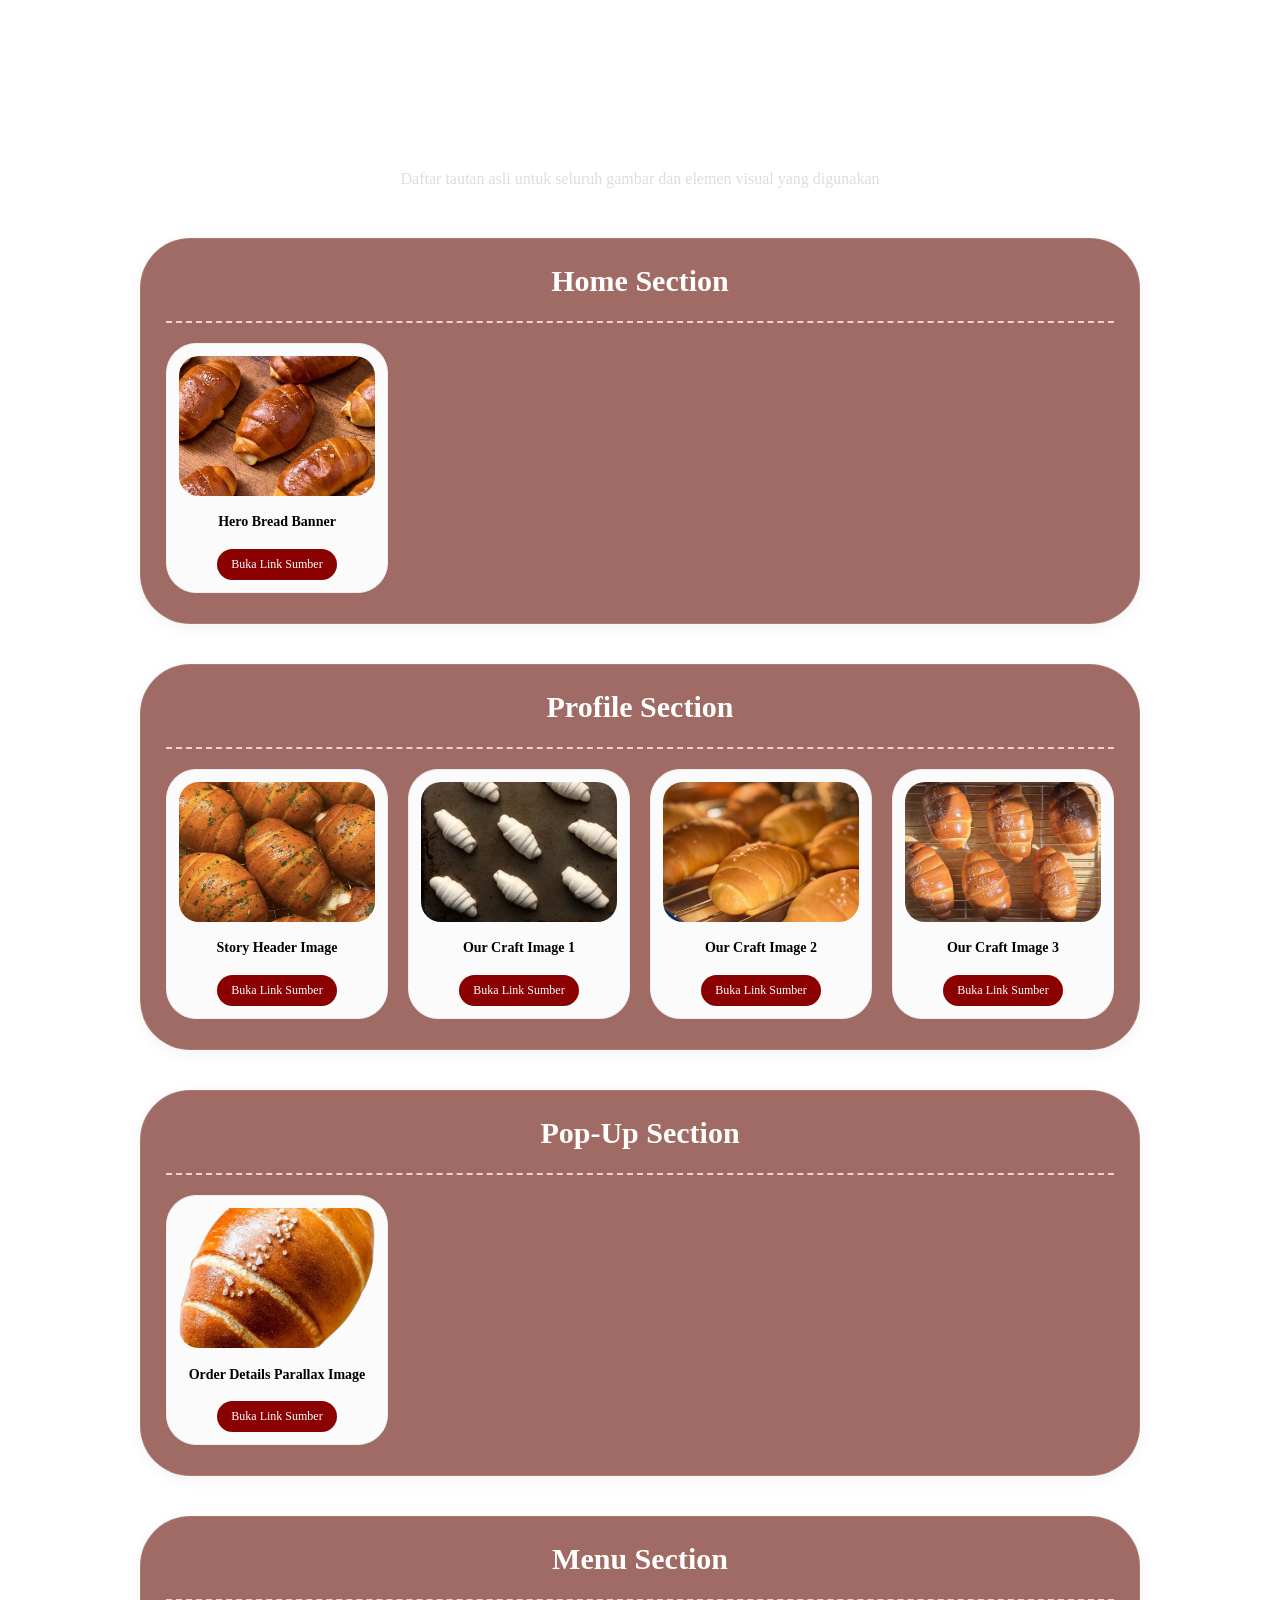
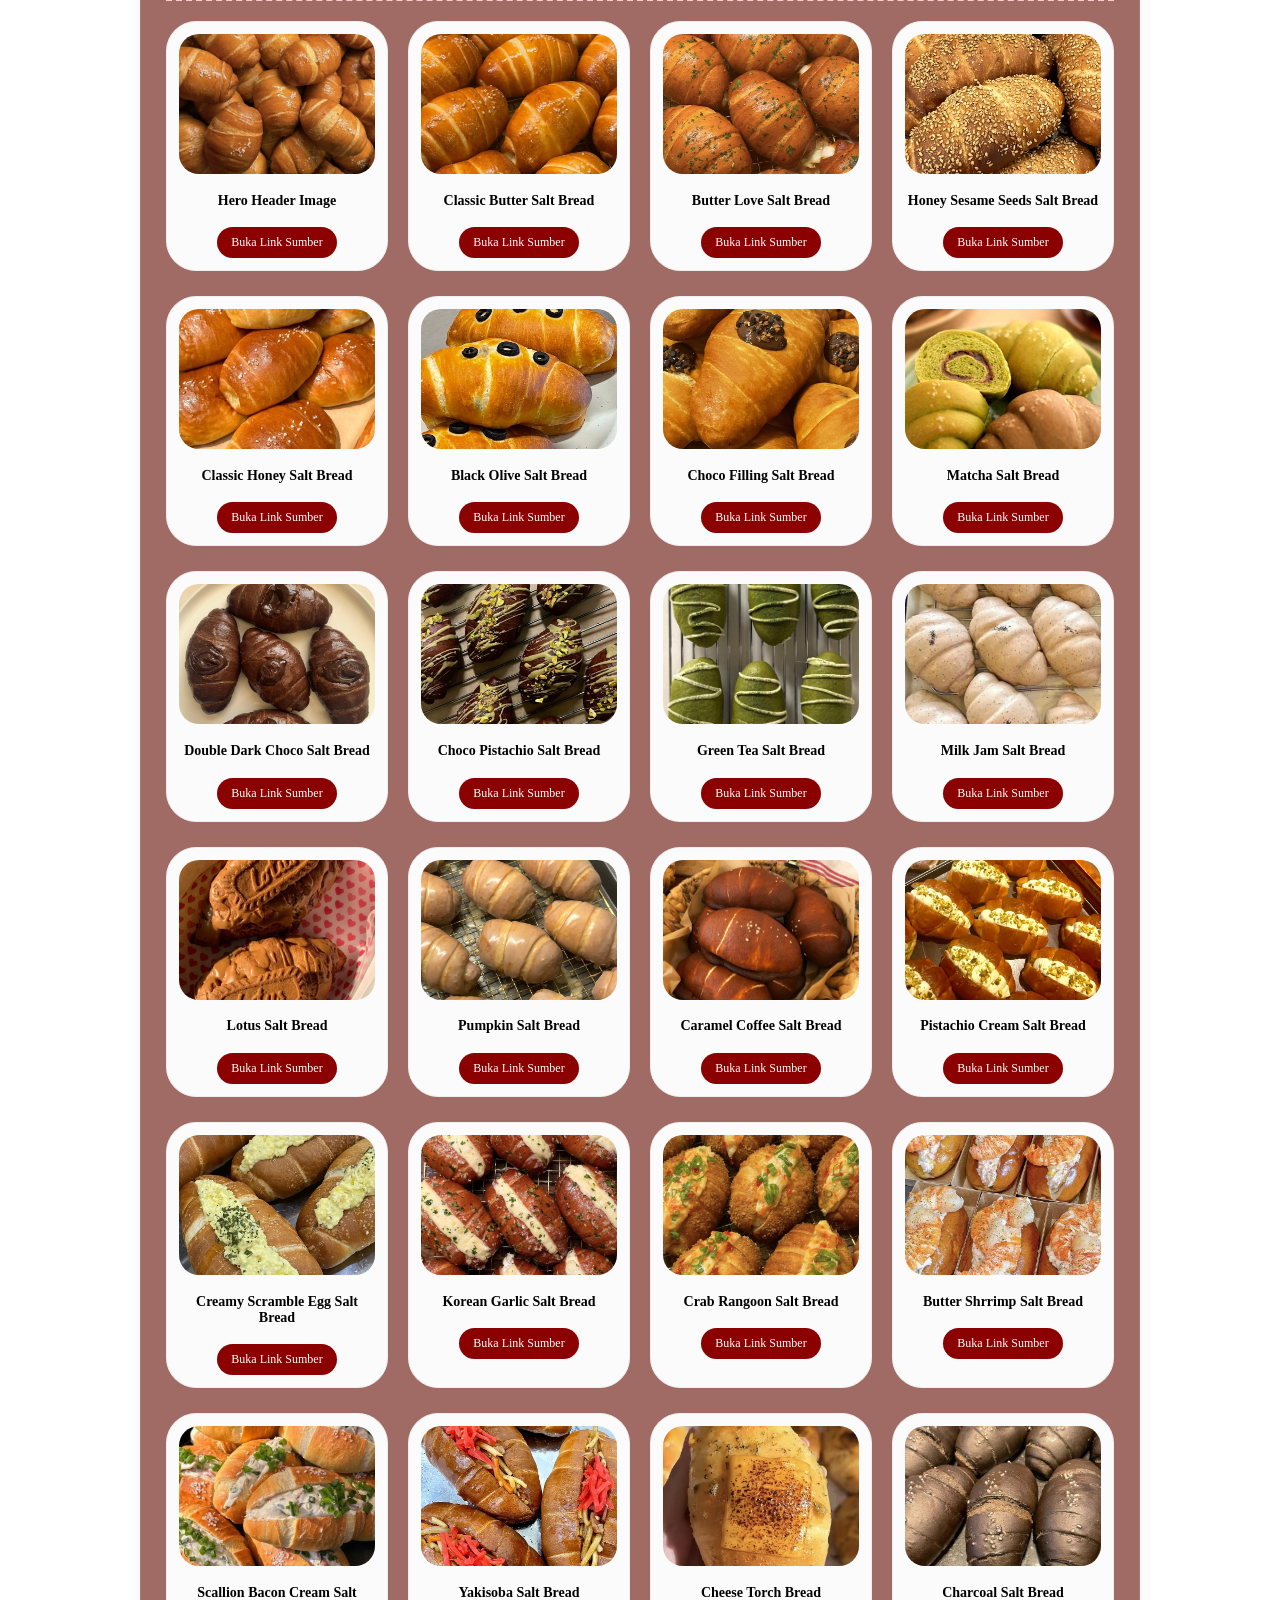
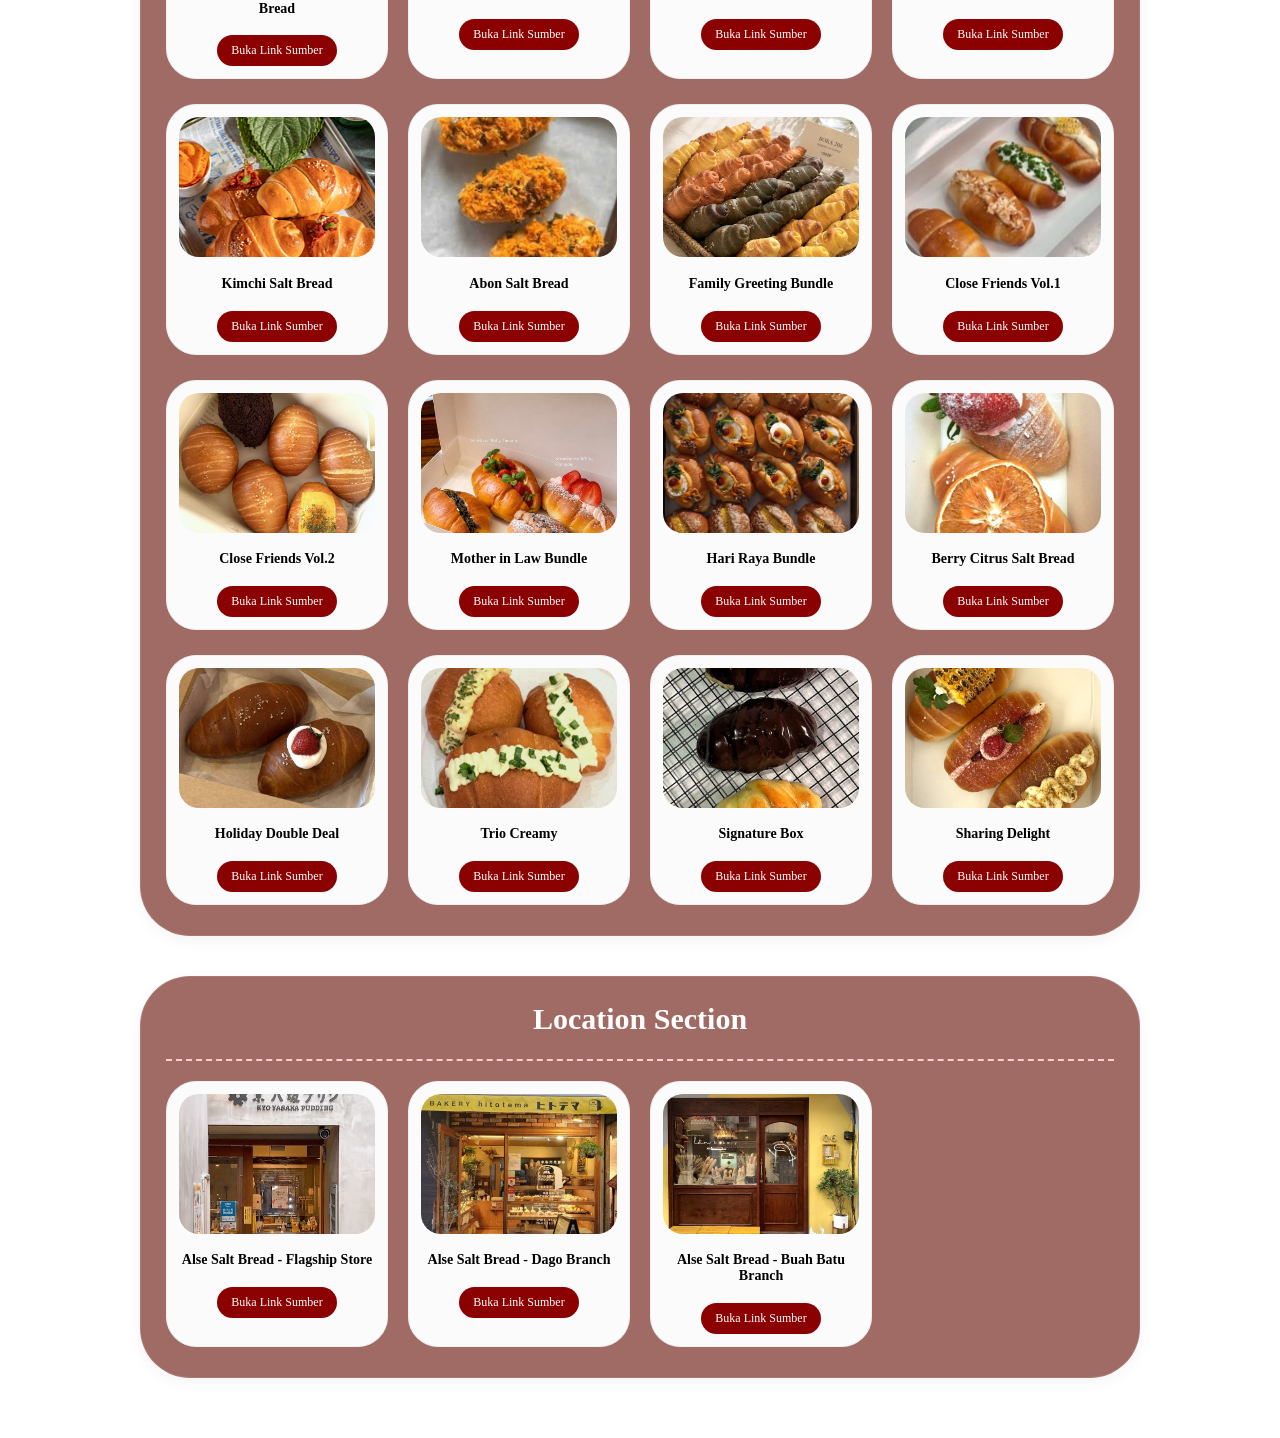
<file: source.html>
<!DOCTYPE html>
<html lang="id">
<head>
  <meta charset="UTF-8">
  <meta name="viewport" content="width=device-width, initial-scale=1.0">
  <title>Source & Credits - Alse Salt Bread</title>
  <style>

    html {
    scroll-behavior: smooth;
    padding-top: 80px;
    }
    .section-box {
    scroll-margin-top: 100px;
    }

    .section-title {
        text-align: center;
        font-size: 40px;
        font-family:'Times New Roman', Times, serif;
        margin-bottom: 10px;
        color: #ffffff;
    }
    .section-subtitle {
        text-align: center;
        color: #ddd;
        margin-bottom: 50px;
    }

    /* Layout Kotak Section */
    .source-container {
      width: 92%;
      max-width: 1000px;
      margin: 30px auto 60px auto;
    }

    .section-box {
      background: #660f049d;
      border: 1px solid rgba(255,255,255,0.1);
      border-radius: 50px;
      padding-left: 25px;
      padding-right: 25px;
      padding-bottom: 25px;
      margin-bottom: 40px;
      box-shadow: 0 4px 15px rgba(0,0,0,0.05);
      scroll-margin-top: 90px;
    }

    .section-box h2 {
      color: #ffffff;
      font-size: 30px;
      border-bottom: 2px dashed #ffcccc;
      padding-bottom: 23px;
      text-align: center;
      margin-bottom: 20px;
      font-family:'Times New Roman', Times, serif;
    }

    /* Grid Kartu Foto */
    .grid-sources {
      display: grid;
      grid-template-columns: repeat(auto-fill, minmax(220px, 1fr));
      gap: 20px;
    }

    .source-card {
      background: #fffffff8;
      border-radius: 30px;
      padding: 12px;
      border: 1px solid #eee;
      display: flex;
      flex-direction: column;
      align-items: center;
      text-align: center;
      margin-bottom: 5px;
    }

    .source-card img {
      width: 100%;
      height: 140px;
      object-fit: cover;
      border-radius: 20px;
    }

    .source-card h4 {
      font-size: 14px;
      color: #000000;
    }
    .btn-source {
      display: inline-block;
      background-color: #8b0000;
      color: #ffffff;
      text-decoration: none;
      font-size: 12px;
      padding: 8px 14px;
      border-radius: 20px;
      transition: opacity 0.2s ease;
    }

    .btn-source:hover {
      opacity: 0.85;
    }

    /* SCROLLBAR CHROME */
		::-webkit-scrollbar {
		   display: none;
		}
		/* HIDE SCROLLBAR FOR IE, EDGE, AND FIREFOX */
		html, body {
		  -ms-overflow-style: none;
		  scrollbar-width: none;
		}
  </style>
</head>
<body>

  <!-- Hero Banner Sederhana -->
        <h1 class="section-title">Sumber Aset & Gambar</h1>
        <p class="section-subtitle">Daftar tautan asli untuk seluruh gambar dan elemen visual yang digunakan</p>
        
  <div class="source-container">

    <!-- 1. SECTION HOME -->
    <div id="sec-home" class="section-box">
      <h2>Home Section</h2>
      <div class="grid-sources">
        
        <!--1-->
        <div class="source-card">
          <img src="st image/imagehomesb.jpg">
          <h4>Hero Bread Banner</h4>
          <a href="https://id.pinterest.com/pin/1047579563350120239/" target="_blank" class="btn-source">Buka Link Sumber</a>
        </div>
      </div>
    </div>

    <!-- 2. SECTION PROFILE -->
    <div id="sec-profile" class="section-box">
      <h2> Profile Section</h2>
      <div class="grid-sources">
        
        <div class="source-card">
          <img src="st image/butterlove.jpg">
          <h4>Story Header Image</h4>
          <a href="https://id.pinterest.com/pin/1047579563349081215/" target="_blank" class="btn-source">Buka Link Sumber</a>
        </div>

        <!--1-->
        <div class="source-card">
          <img src="st image/gambarproses1.png">
          <h4>Our Craft Image 1</h4>
          <a href="https://id.pinterest.com/pin/1047579563349229544/" target="_blank" class="btn-source">Buka Link Sumber</a>
        </div>

        <!--2-->
        <div class="source-card">
          <img src="st image/gambarproses2.jpg">
          <h4>Our Craft Image 2</h4>
          <a href="https://id.pinterest.com/pin/1047579563349088509/" target="_blank" class="btn-source">Buka Link Sumber</a>
        </div>
        
        <!--3-->
        <div class="source-card">
          <img src="st image/gambarproses3.jpg">
          <h4>Our Craft Image 3</h4>
          <a href="https://id.pinterest.com/pin/1047579563349081240/" target="_blank" class="btn-source">Buka Link Sumber</a>
        </div>
      </div>
    </div>

    <!-- 3. SECTION POP-UP -->
    <div id="sec-popup" class="section-box">
      <h2>Pop-Up Section</h2>
      <div class="grid-sources">
        <!--1-->
        <div class="source-card">
          <img src="st image/classicpantransparent.png">
          <h4>Order Details Parallax Image</h4>
          <a href="https://id.pinterest.com/pin/1047579563350120239/" target="_blank" class="btn-source">Buka Link Sumber</a>
        </div>
      </div>
    </div>

    <!-- 4. SECTION MENU -->
    <div id="sec-menu" class="section-box">
      <h2>Menu Section</h2>
      <div class="grid-sources">
        
        <!--1-->
        <div class="source-card">
          <img src="st image/saltbread2.jpg">
          <h4>Hero Header Image</h4>
          <a href="https://id.pinterest.com/pin/1047579563349081239/" target="_blank" class="btn-source">Buka Link Sumber</a>
        </div>

        <!--2-->
        <div class="source-card">
          <img src="st image/classicpan.jpg">
          <h4>Classic Butter Salt Bread</h4>
          <a href="https://id.pinterest.com/pin/1047579563349081221/" target="_blank" class="btn-source">Buka Link Sumber</a>
        </div>

        <!--3-->
        <div class="source-card">
          <img src="st image/butterlove.jpg">
          <h4>Butter Love Salt Bread</h4>
          <a href="https://id.pinterest.com/pin/1047579563349081215/" target="_blank" class="btn-source">Buka Link Sumber</a>
        </div>

        <!--4-->
        <div class="source-card">
          <img src="st image/honeysesameseeds.jpg">
          <h4>Honey Sesame Seeds Salt Bread</h4>
          <a href="https://id.pinterest.com/pin/1047579563349229783/" target="_blank" class="btn-source">Buka Link Sumber</a>
        </div>

        <!--5-->
        <div class="source-card">
          <img src="st image/classichoney.jpg">
          <h4>Classic Honey Salt Bread</h4>
          <a href="https://id.pinterest.com/pin/1047579563349345367/" target="_blank" class="btn-source">Buka Link Sumber</a>
        </div>

        <!--6-->
        <div class="source-card">
          <img src="st image/blackolive.jpg">
          <h4>Black Olive Salt Bread</h4>
          <a href="https://id.pinterest.com/pin/1047579563349372412/" target="_blank" class="btn-source">Buka Link Sumber</a>
        </div>

        <!--7-->
        <div class="source-card">
          <img src="st image/classicchocofilling.jpg">
          <h4>Choco Filling Salt Bread</h4>
          <a href="https://id.pinterest.com/pin/1047579563349229774/" target="_blank" class="btn-source">Buka Link Sumber</a>
        </div>

        <!--8-->
        <div class="source-card">
          <img src="st image/matchapan.jpg">
          <h4>Matcha Salt Bread</h4>
          <a href="https://id.pinterest.com/pin/1047579563349229424/" target="_blank" class="btn-source">Buka Link Sumber</a>
        </div>

        <!--9-->
        <div class="source-card">
          <img src="st image/darkchoco.jpg">
          <h4>Double Dark Choco Salt Bread</h4>
          <a href="https://id.pinterest.com/pin/732046114474119122/" target="_blank" class="btn-source">Buka Link Sumber</a>
        </div>

        <!--10-->
        <div class="source-card">
          <img src="st image/chocopistachio.jpg">
          <h4>Choco Pistachio Salt Bread</h4>
          <a href="https://id.pinterest.com/pin/1047579563349229293/" target="_blank" class="btn-source">Buka Link Sumber</a>
        </div>

        <!--11-->
        <div class="source-card">
          <img src="st image/greentea.jpg">
          <h4>Green Tea Salt Bread</h4>
          <a href="https://id.pinterest.com/pin/1047579563349229430/" target="_blank" class="btn-source">Buka Link Sumber</a>
        </div>

        <!--12-->
        <div class="source-card">
          <img src="st image/milkjam.jpg">
          <h4>Milk Jam Salt Bread</h4>
          <a href="https://id.pinterest.com/pin/1047579563349229445/" target="_blank" class="btn-source">Buka Link Sumber</a>
        </div>

        <!--13-->
        <div class="source-card">
          <img src="st image/lotusslatbread.jpg">
          <h4>Lotus Salt Bread</h4>
          <a href="https://id.pinterest.com/pin/1047579563349397162/" target="_blank" class="btn-source">Buka Link Sumber</a>
        </div>

        <!--14-->
        <div class="source-card">
          <img src="st image/pumpkinsaltbread.jpg">
          <h4>Pumpkin Salt Bread</h4>
          <a href="https://id.pinterest.com/pin/1047579563349345278/" target="_blank" class="btn-source">Buka Link Sumber</a>
        </div>

        <!--15-->
        <div class="source-card">
          <img src="st image/karamelcoffee.png">
          <h4>Caramel Coffee Salt Bread</h4>
          <a href="https://id.pinterest.com/pin/1047579563349372296/" target="_blank" class="btn-source">Buka Link Sumber</a>
        </div>

        <!--16-->
        <div class="source-card">
          <img src="st image/pistachiocream.jpg">
          <h4>Pistachio Cream Salt Bread</h4>
          <a href="https://id.pinterest.com/pin/1047579563349391465/" target="_blank" class="btn-source">Buka Link Sumber</a>
        </div>

        <!--17-->
        <div class="source-card">
          <img src="st image//creamyscrambledegg.jpg">
          <h4>Creamy Scramble Egg Salt Bread</h4>
          <a href="https://id.pinterest.com/pin/1047579563349229707/" target="_blank" class="btn-source">Buka Link Sumber</a>
        </div>

        <!--18-->
        <div class="source-card">
          <img src="st image/koreangarlic.jpg">
          <h4>Korean Garlic Salt Bread</h4>
          <a href="https://id.pinterest.com/pin/1047579563349081216/" target="_blank" class="btn-source">Buka Link Sumber</a>
        </div>

        <!--19-->
        <div class="source-card">
          <img src="st image/crabrangoon.jpg">
          <h4>Crab Rangoon Salt Bread</h4>
          <a href="https://id.pinterest.com/pin/1047579563349202562/" target="_blank" class="btn-source">Buka Link Sumber</a>
        </div>

        <!--20-->
        <div class="source-card">
          <img src="st image/buttershrimp.jpg">
          <h4>Butter Shrrimp Salt Bread</h4>
          <a href="https://id.pinterest.com/pin/1047579563349202694/" target="_blank" class="btn-source">Buka Link Sumber</a>
        </div>

        <!--21-->
        <div class="source-card">
          <img src="st image/creamygreenonion1.jpg">
          <h4>Scallion Bacon Cream Salt Bread</h4>
          <a href="https://id.pinterest.com/pin/1047579563349202661/" target="_blank" class="btn-source">Buka Link Sumber</a>
        </div>

        <!--22-->
        <div class="source-card">
          <img src="st image/yakisobapan.jpg">
          <h4>Yakisoba Salt Bread</h4>
          <a href="https://id.pinterest.com/pin/1047579563349231291/" target="_blank" class="btn-source">Buka Link Sumber</a>
        </div>

        <!--23-->
        <div class="source-card">
          <img src="st image/cheesetorch.jpg">
          <h4>Cheese Torch Bread</h4>
          <a href="https://id.pinterest.com/pin/1047579563349228816/" target="_blank" class="btn-source">Buka Link Sumber</a>
        </div>

        <!--24-->
        <div class="source-card">
          <img src="st image/charcoalsaltbread.jpg">
          <h4>Charcoal Salt Bread</h4>
          <a href="https://id.pinterest.com/pin/1047579563349364327/" target="_blank" class="btn-source">Buka Link Sumber</a>
        </div>

        <!--25-->
        <div class="source-card">
          <img src="st image/kimchisaltbread.png">
          <h4>Kimchi Salt Bread</h4>
          <a href="https://id.pinterest.com/pin/1047579563349295585/" target="_blank" class="btn-source">Buka Link Sumber</a>
        </div>

        <!--26-->
        <div class="source-card">
          <img src="st image/abonsaltbread.jpg">
          <h4>Abon Salt Bread</h4>
          <a href="https://id.pinterest.com/pin/1047579563349364398/" target="_blank" class="btn-source">Buka Link Sumber</a>
        </div>

        <!--27-->
        <div class="source-card">
          <img src="st image/familygreetings.jpg">
          <h4>Family Greeting Bundle</h4>
          <a href="https://id.pinterest.com/pin/1047579563349229494/" target="_blank" class="btn-source">Buka Link Sumber</a>
        </div>

        <!--28-->
        <div class="source-card">
          <img src="st image/closefriendsvol1.jpg">
          <h4>Close Friends Vol.1</h4>
          <a href="https://id.pinterest.com/pin/1047579563349229569/" target="_blank" class="btn-source">Buka Link Sumber</a>
        </div>

        <!--29-->
        <div class="source-card">
          <img src="st image/closefriendsvol2.jpg">
          <h4>Close Friends Vol.2</h4>
          <a href="https://id.pinterest.com/pin/1047579563349231849/" target="_blank" class="btn-source">Buka Link Sumber</a>
        </div>

        <!--30-->
        <div class="source-card">
          <img src="st image/motherinlaw.jpg">
          <h4>Mother in Law Bundle</h4>
          <a href="https://id.pinterest.com/pin/394205773657574055/" target="_blank" class="btn-source">Buka Link Sumber</a>
        </div>

        <!--31-->
        <div class="source-card">
          <img src="st image/hariraya.jpg">
          <h4>Hari Raya Bundle</h4>
          <a href="https://id.pinterest.com/pin/1047579563349345254/" target="_blank" class="btn-source">Buka Link Sumber</a>
        </div>

        <!--32-->
        <div class="source-card">
          <img src="st image/promob1g1.jpg">
          <h4>Berry Citrus Salt Bread</h4>
          <a href="https://id.pinterest.com/pin/1047579563349295794/" target="_blank" class="btn-source">Buka Link Sumber</a>
        </div>

        <!--33-->
        <div class="source-card">
          <img src="st image/promob1g1_2.jpg">
          <h4>Holiday Double Deal</h4>
          <a href="https://id.pinterest.com/pin/1047579563349295772/" target="_blank" class="btn-source">Buka Link Sumber</a>
        </div>

        <!--34-->
        <div class="source-card">
          <img src="st image/promob2g3_1.jpg">
          <h4>Trio Creamy</h4>
          <a href="https://id.pinterest.com/pin/1047579563349231823/" target="_blank" class="btn-source">Buka Link Sumber</a>
        </div>

        <!--35-->
        <div class="source-card">
          <img src="st image/promob2g3_2.jpg">
          <h4>Signature Box</h4>
          <a href="https://id.pinterest.com/pin/1047579563349231817/" target="_blank" class="btn-source">Buka Link Sumber</a>
        </div>

        <!--36-->
        <div class="source-card">
          <img src="st image/promob2g3_3.jpg">
          <h4>Sharing Delight</h4>
          <a href="https://id.pinterest.com/pin/1047579563349372299/" target="_blank" class="btn-source">Buka Link Sumber</a>
        </div>

      </div>
    </div>

    <!-- 5. SECTION LOCATION -->
    <div id="sec-location" class="section-box">
      <h2>Location Section</h2>
      <div class="grid-sources">
        
        <!--1-->
        <div class="source-card">
          <img src="st image/toko1.jpg">
          <h4>Alse Salt Bread - Flagship Store</h4>
          <a href="https://id.pinterest.com/pin/1047579563350121526/" target="_blank" class="btn-source">Buka Link Sumber</a>
        </div>

        <!--2-->
        <div class="source-card">
          <img src="st image/toko2.jpg">
          <h4>Alse Salt Bread - Dago Branch</h4>
          <a href="https://id.pinterest.com/pin/1047579563349814075/" target="_blank" class="btn-source">Buka Link Sumber</a>
        </div>

        <!--3-->
        <div class="source-card">
          <img src="st image/toko3.jpg">
          <h4>Alse Salt Bread - Buah Batu Branch</h4>
          <a href="https://id.pinterest.com/pin/1047579563350121664/" target="_blank" class="btn-source">Buka Link Sumber</a>
        </div>
      </div>
    </div>
  </div>
</body>
</html>
</file>
